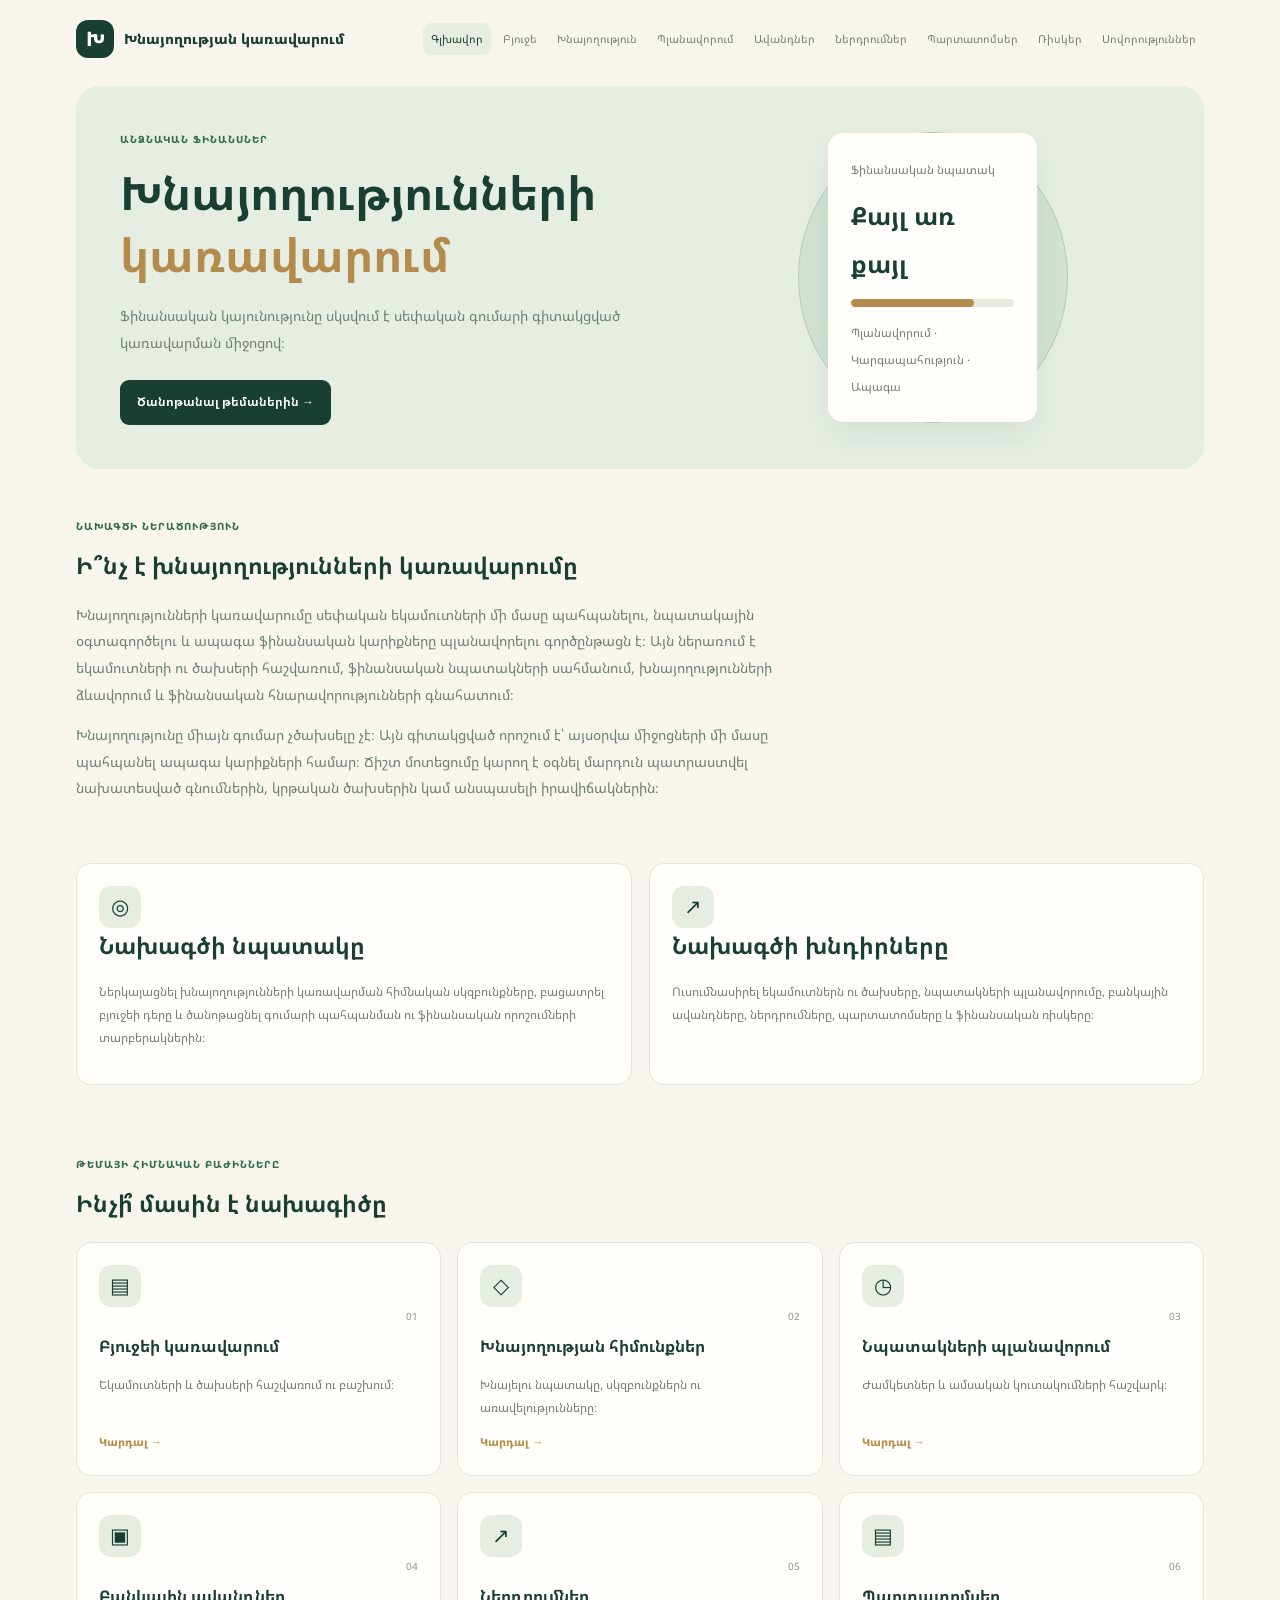
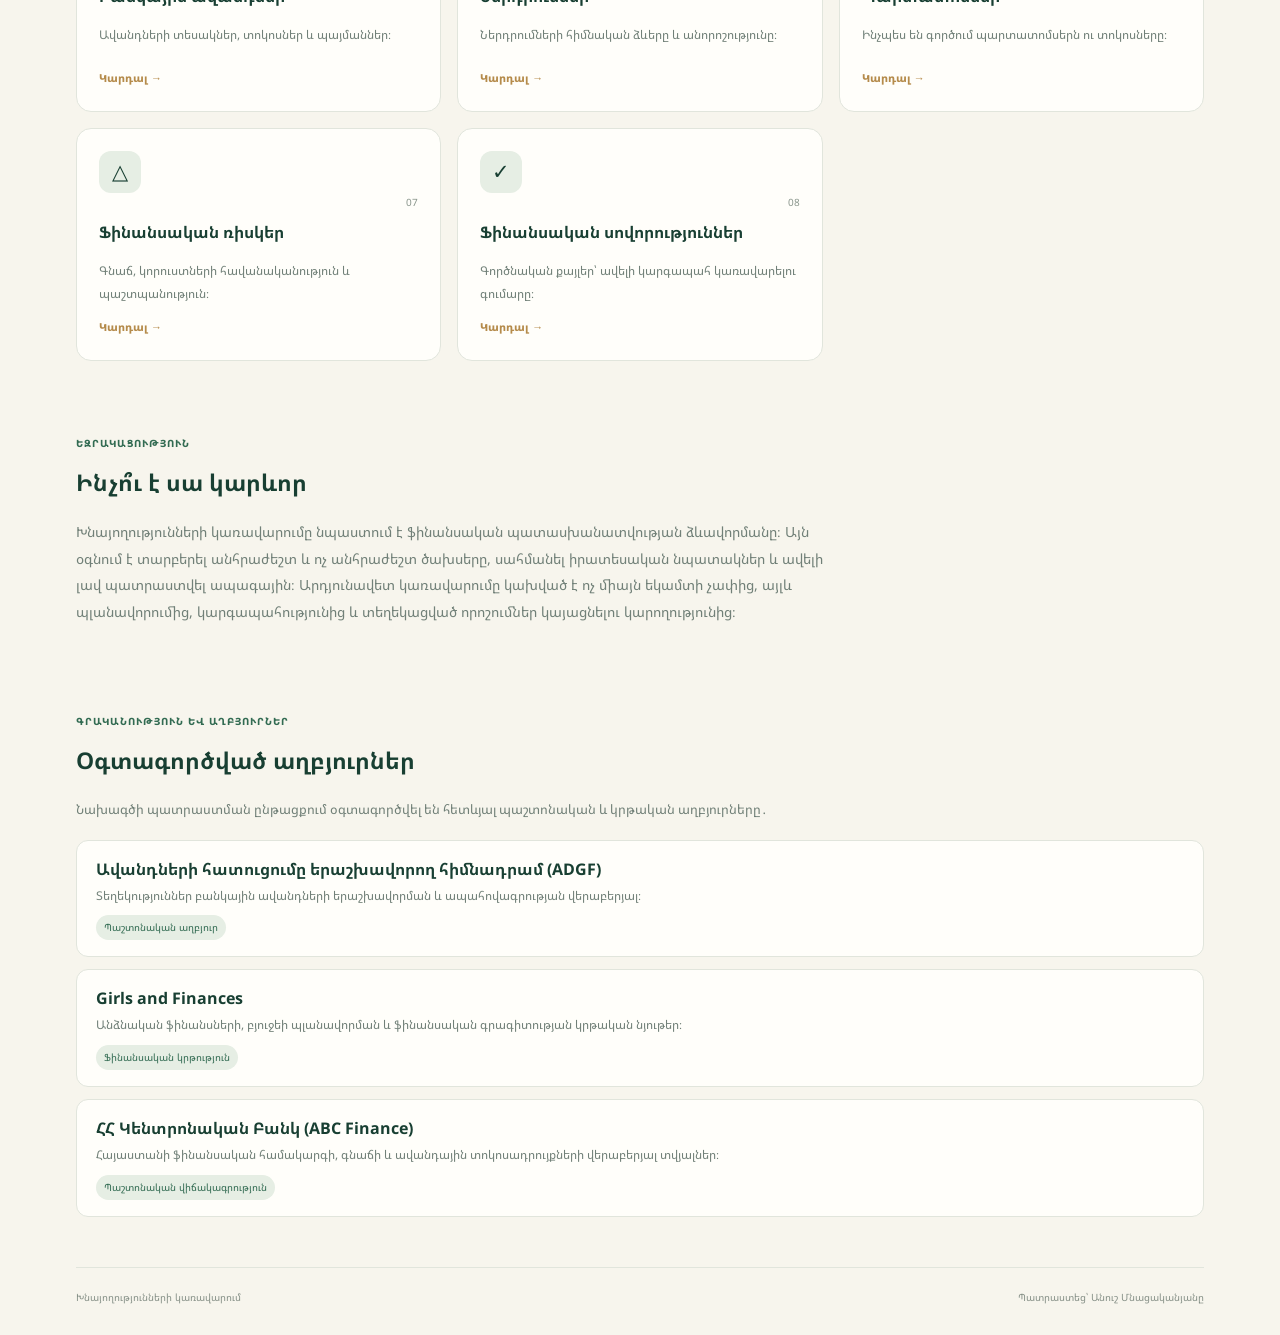
<file: index.html>
<!doctype html>
<html lang="hy">
  <head>
    <meta charset="UTF-8" />
    <meta name="viewport" content="width=device-width, initial-scale=1.0" />
    <title>Խնայողությունների կառավարում</title>
    <link rel="stylesheet" href="style.css" />
  </head>
  <body>
    <header class="top">
      <a class="brand" href="index.html">
        <span class="brand-mark">Խ</span> Խնայողության կառավարում
      </a>
      <nav>
        <a class="active" href="index.html">Գլխավոր</a>
        <a href="budget.html">Բյուջե</a>
        <a href="saving.html">Խնայողություն</a>
        <a href="timeline.html">Պլանավորում</a>
        <a href="deposits.html">Ավանդներ</a>
        <a href="investments.html">Ներդրումներ</a>
        <a href="bonds.html">Պարտատոմսեր</a>
        <a href="risks.html">Ռիսկեր</a>
        <a href="habits.html">Սովորություններ</a>
      </nav>
    </header>

    <main>
      <section class="hero">
        <div>
          <p class="eyebrow">ԱՆՁՆԱԿԱՆ ՖԻՆԱՆՍՆԵՐ</p>
          <h1>Խնայողությունների <em>կառավարում</em></h1>
          <p class="lead">
            Ֆինանսական կայունությունը սկսվում է սեփական գումարի գիտակցված
            կառավարման միջոցով։
          </p>
          <a class="button" href="#topics">Ծանոթանալ թեմաներին →</a>
        </div>
        <div class="hero-art">
          <div class="art-circle">
            <div class="mini-card">
              <small>Ֆինանսական նպատակ</small>
              <strong>Քայլ առ քայլ</strong>
              <div class="progress"><span style="width: 75%"></span></div>
              <small>Պլանավորում · Կարգապահություն · Ապագա</small>
            </div>
          </div>
        </div>
      </section>

      <section class="section" id="intro">
        <p class="eyebrow">ՆԱԽԱԳԾԻ ՆԵՐԱԾՈՒԹՅՈՒՆ</p>
        <h2>Ի՞նչ է խնայողությունների կառավարումը</h2>
        <p class="lead">
          Խնայողությունների կառավարումը սեփական եկամուտների մի մասը պահպանելու,
          նպատակային օգտագործելու և ապագա ֆինանսական կարիքները պլանավորելու
          գործընթացն է։ Այն ներառում է եկամուտների ու ծախսերի հաշվառում,
          ֆինանսական նպատակների սահմանում, խնայողությունների ձևավորում և
          ֆինանսական հնարավորությունների գնահատում։
        </p>
        <p class="lead">
          Խնայողությունը միայն գումար չծախսելը չէ։ Այն գիտակցված որոշում է՝
          այսօրվա միջոցների մի մասը պահպանել ապագա կարիքների համար։ Ճիշտ
          մոտեցումը կարող է օգնել մարդուն պատրաստվել նախատեսված գնումներին,
          կրթական ծախսերին կամ անսպասելի իրավիճակներին։
        </p>
      </section>

      <section class="two-col">
        <article class="panel">
          <span class="icon">◎</span>
          <h2>Նախագծի նպատակը</h2>
          <p>
            Ներկայացնել խնայողությունների կառավարման հիմնական սկզբունքները,
            բացատրել բյուջեի դերը և ծանոթացնել գումարի պահպանման ու ֆինանսական
            որոշումների տարբերակներին։
          </p>
        </article>
        <article class="panel">
          <span class="icon">↗</span>
          <h2>Նախագծի խնդիրները</h2>
          <p>
            Ուսումնասիրել եկամուտներն ու ծախսերը, նպատակների պլանավորումը,
            բանկային ավանդները, ներդրումները, պարտատոմսերը և ֆինանսական ռիսկերը։
          </p>
        </article>
      </section>

      <section class="section" id="topics">
        <div class="section-heading">
          <div>
            <p class="eyebrow">ԹԵՄԱՅԻ ՀԻՄՆԱԿԱՆ ԲԱԺԻՆՆԵՐԸ</p>
            <h2>Ինչի՞ մասին է նախագիծը</h2>
          </div>
        </div>
        <div class="cards">
          <a class="topic-card" href="budget.html">
            <span class="icon">▤</span><span class="number">01</span>
            <h3>Բյուջեի կառավարում</h3>
            <p>Եկամուտների և ծախսերի հաշվառում ու բաշխում։</p>
            <span class="card-link">Կարդալ →</span>
          </a>
          <a class="topic-card" href="saving.html">
            <span class="icon">◇</span><span class="number">02</span>
            <h3>Խնայողության հիմունքներ</h3>
            <p>Խնայելու նպատակը, սկզբունքներն ու առավելությունները։</p>
            <span class="card-link">Կարդալ →</span>
          </a>
          <a class="topic-card" href="timeline.html">
            <span class="icon">◷</span><span class="number">03</span>
            <h3>Նպատակների պլանավորում</h3>
            <p>Ժամկետներ և ամսական կուտակումների հաշվարկ։</p>
            <span class="card-link">Կարդալ →</span>
          </a>
          <a class="topic-card" href="deposits.html">
            <span class="icon">▣</span><span class="number">04</span>
            <h3>Բանկային ավանդներ</h3>
            <p>Ավանդների տեսակներ, տոկոսներ և պայմաններ։</p>
            <span class="card-link">Կարդալ →</span>
          </a>
          <a class="topic-card" href="investments.html">
            <span class="icon">↗</span><span class="number">05</span>
            <h3>Ներդրումներ</h3>
            <p>Ներդրումների հիմնական ձևերը և անորոշությունը։</p>
            <span class="card-link">Կարդալ →</span>
          </a>
          <a class="topic-card" href="bonds.html">
            <span class="icon">▤</span><span class="number">06</span>
            <h3>Պարտատոմսեր</h3>
            <p>Ինչպես են գործում պարտատոմսերն ու տոկոսները։</p>
            <span class="card-link">Կարդալ →</span>
          </a>
          <a class="topic-card" href="risks.html">
            <span class="icon">△</span><span class="number">07</span>
            <h3>Ֆինանսական ռիսկեր</h3>
            <p>Գնաճ, կորուստների հավանականություն և պաշտպանություն։</p>
            <span class="card-link">Կարդալ →</span>
          </a>
          <a class="topic-card" href="habits.html">
            <span class="icon">✓</span><span class="number">08</span>
            <h3>Ֆինանսական սովորություններ</h3>
            <p>Գործնական քայլեր՝ ավելի կարգապահ կառավարելու գումարը։</p>
            <span class="card-link">Կարդալ →</span>
          </a>
        </div>
      </section>

      <section class="section">
        <p class="eyebrow">ԵԶՐԱԿԱՑՈՒԹՅՈՒՆ</p>
        <h2>Ինչո՞ւ է սա կարևոր</h2>
        <p class="lead">
          Խնայողությունների կառավարումը նպաստում է ֆինանսական պատասխանատվության
          ձևավորմանը։ Այն օգնում է տարբերել անհրաժեշտ և ոչ անհրաժեշտ ծախսերը,
          սահմանել իրատեսական նպատակներ և ավելի լավ պատրաստվել ապագային։
          Արդյունավետ կառավարումը կախված է ոչ միայն եկամտի չափից, այլև
          պլանավորումից, կարգապահությունից և տեղեկացված որոշումներ կայացնելու
          կարողությունից։
        </p>
      </section>

      <section class="section">
        <p class="eyebrow">ԳՐԱԿԱՆՈՒԹՅՈՒՆ ԵՎ ԱՂԲՅՈՒՐՆԵՐ</p>
        <h2>Օգտագործված աղբյուրներ</h2>
        <p class="lead" style="font-size: 13px; margin-bottom: 18px">
          Նախագծի պատրաստման ընթացքում օգտագործվել են հետևյալ պաշտոնական և
          կրթական աղբյուրները․
        </p>
        <div class="source-list">
          <a
            class="source-card"
            href="https://www.adgf.am/am/faq"
            target="_blank"
            rel="noopener noreferrer"
          >
            <h3>Ավանդների հատուցումը երաշխավորող հիմնադրամ (ADGF)</h3>
            <p>
              Տեղեկություններ բանկային ավանդների երաշխավորման և ապահովագրության
              վերաբերյալ։
            </p>
            <span class="tag">Պաշտոնական աղբյուր</span>
          </a>
          <a
            class="source-card"
            href="https://girlsandfinances.com/"
            target="_blank"
            rel="noopener noreferrer"
          >
            <h3>Girls and Finances</h3>
            <p>
              Անձնական ֆինանսների, բյուջեի պլանավորման և ֆինանսական գրագիտության
              կրթական նյութեր։
            </p>
            <span class="tag">Ֆինանսական կրթություն</span>
          </a>
          <a
            class="source-card"
            href="https://www.cba.am/am/sitepages/default.aspx"
            target="_blank"
            rel="noopener noreferrer"
          >
            <h3>ՀՀ Կենտրոնական Բանկ (ABC Finance)</h3>
            <p>
              Հայաստանի ֆինանսական համակարգի, գնաճի և ավանդային տոկոսադրույքների
              վերաբերյալ տվյալներ։
            </p>
            <span class="tag">Պաշտոնական վիճակագրություն</span>
          </a>
        </div>
      </section>

      <footer>
        <span>Խնայողությունների կառավարում</span>
        <span>Պատրաստեց՝ Անուշ Մնացականյանը</span>
      </footer>
    </main>

    <script>
      const observer = new IntersectionObserver(
        (entries) => {
          entries.forEach((entry) => {
            if (entry.isIntersecting) {
              entry.target.classList.add("visible");
            }
          });
        },
        { threshold: 0.1 },
      );

      document
        .querySelectorAll(".topic-card, .content-card, .panel, .source-card")
        .forEach((el) => {
          el.classList.add("fade-in");
          observer.observe(el);
        });
    </script>
  </body>
</html>
</file>
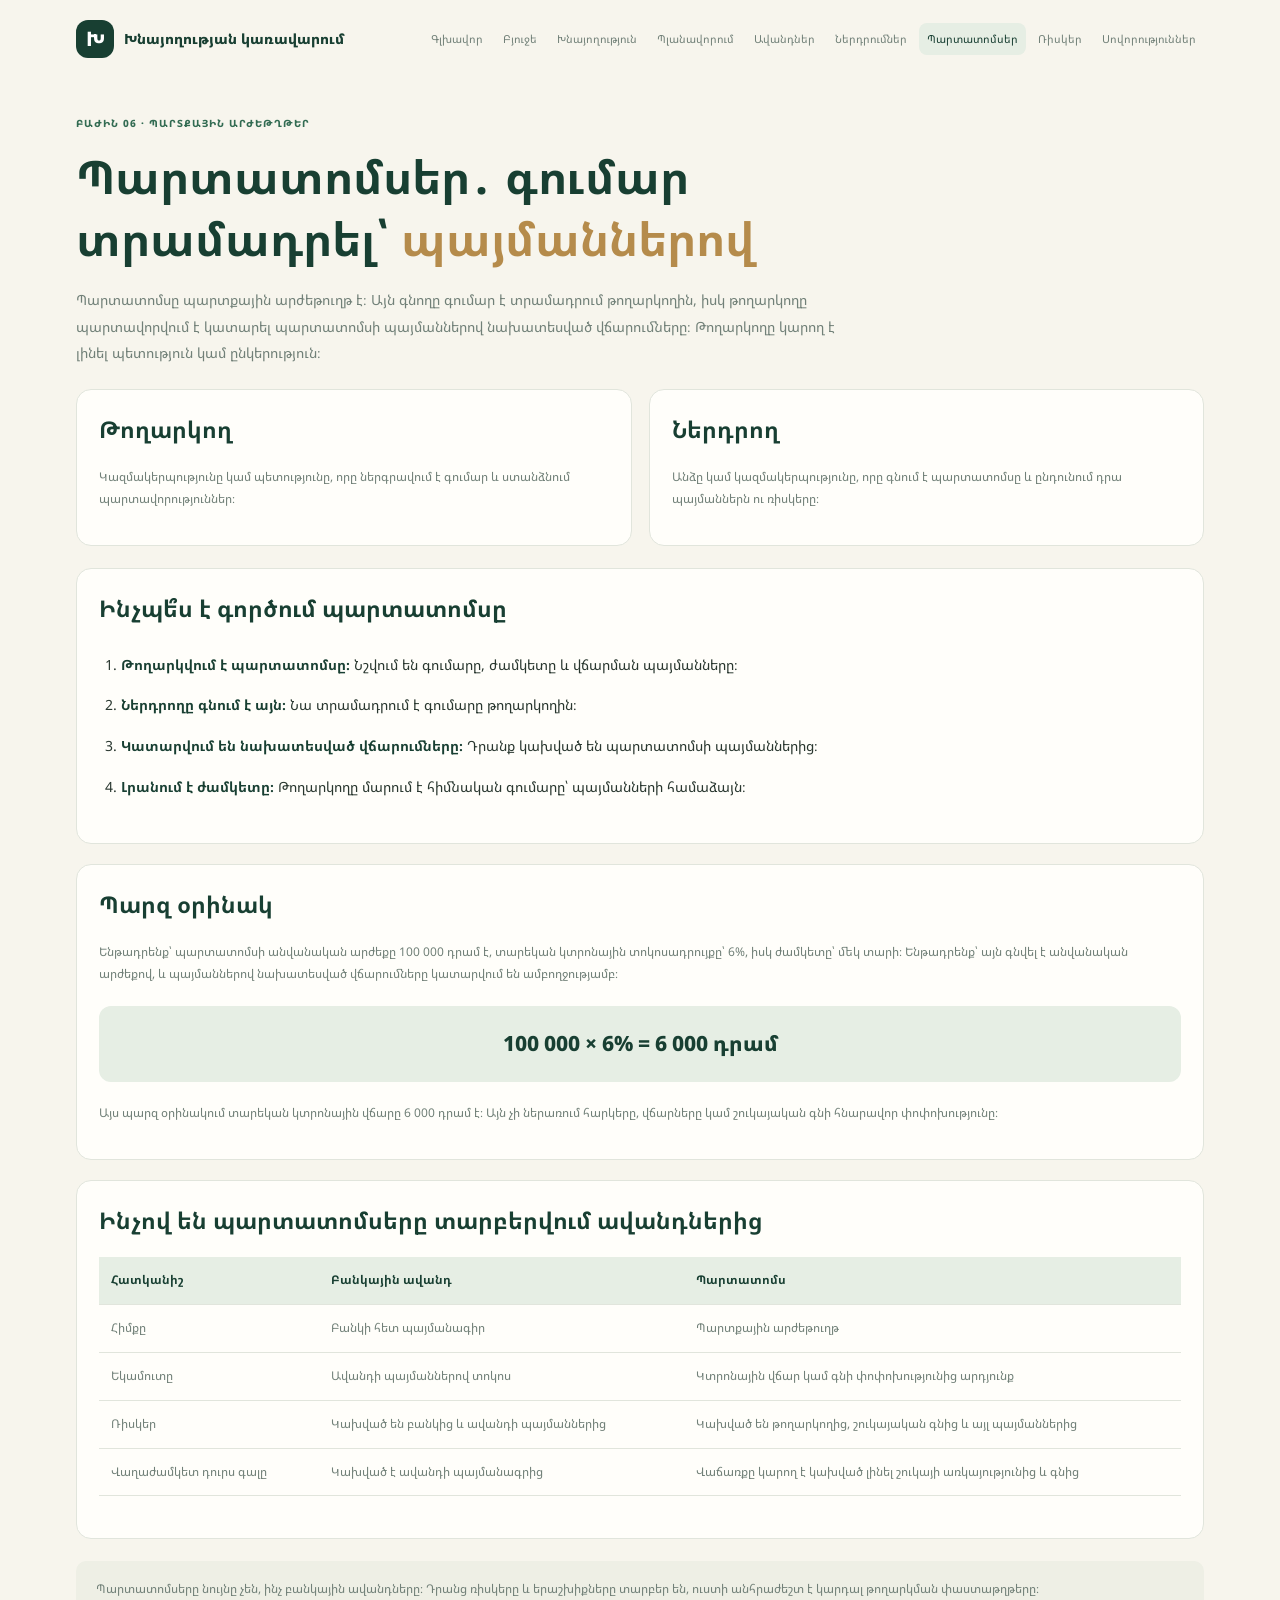
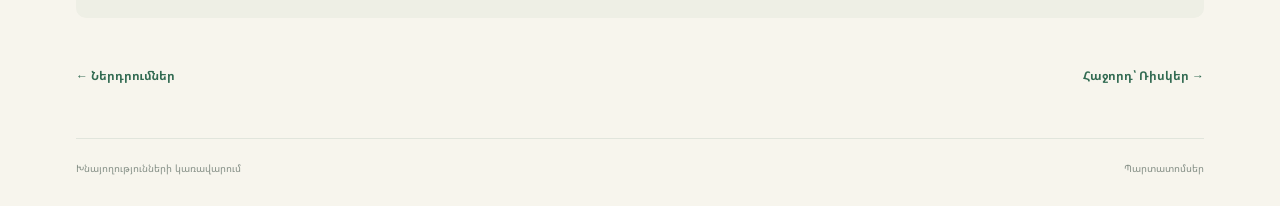
<file: bonds.html>
<!doctype html>
<html lang="hy">
  <head>
    <meta charset="UTF-8" />
    <meta name="viewport" content="width=device-width, initial-scale=1.0" />
    <title>Պարտատոմսեր</title>
    <link rel="stylesheet" href="style.css" />
  </head>
  <body>
    <header class="top">
      <a class="brand" href="index.html"
        ><span class="brand-mark">Խ</span> Խնայողության կառավարում</a
      >
      <nav>
        <a href="index.html">Գլխավոր</a><a href="budget.html">Բյուջե</a
        ><a href="saving.html">Խնայողություն</a
        ><a href="timeline.html">Պլանավորում</a
        ><a href="deposits.html">Ավանդներ</a
        ><a href="investments.html">Ներդրումներ</a
        ><a class="active" href="bonds.html">Պարտատոմսեր</a
        ><a href="risks.html">Ռիսկեր</a
        ><a href="habits.html">Սովորություններ</a>
      </nav>
    </header>
    <main class="page">
      <p class="eyebrow">ԲԱԺԻՆ 06 · ՊԱՐՏՔԱՅԻՆ ԱՐԺԵԹՂԹԵՐ</p>
      <h1>Պարտատոմսեր․ գումար տրամադրել՝ <em>պայմաններով</em></h1>
      <p class="lead">
        Պարտատոմսը պարտքային արժեթուղթ է։ Այն գնողը գումար է տրամադրում
        թողարկողին, իսկ թողարկողը պարտավորվում է կատարել պարտատոմսի պայմաններով
        նախատեսված վճարումները։ Թողարկողը կարող է լինել պետություն կամ
        ընկերություն։
      </p>

      <div class="two-col">
        <article class="panel">
          <h2>Թողարկող</h2>
          <p>
            Կազմակերպությունը կամ պետությունը, որը ներգրավում է գումար և
            ստանձնում պարտավորություններ։
          </p>
        </article>
        <article class="panel">
          <h2>Ներդրող</h2>
          <p>
            Անձը կամ կազմակերպությունը, որը գնում է պարտատոմսը և ընդունում դրա
            պայմաններն ու ռիսկերը։
          </p>
        </article>
      </div>

      <section class="content-card">
        <h2>Ինչպե՞ս է գործում պարտատոմսը</h2>
        <ol class="steps">
          <li>
            <b>Թողարկվում է պարտատոմսը։</b> Նշվում են գումարը, ժամկետը և վճարման
            պայմանները։
          </li>
          <li>
            <b>Ներդրողը գնում է այն։</b> Նա տրամադրում է գումարը թողարկողին։
          </li>
          <li>
            <b>Կատարվում են նախատեսված վճարումները։</b> Դրանք կախված են
            պարտատոմսի պայմաններից։
          </li>
          <li>
            <b>Լրանում է ժամկետը։</b> Թողարկողը մարում է հիմնական գումարը՝
            պայմանների համաձայն։
          </li>
        </ol>
      </section>

      <section class="content-card">
        <h2>Պարզ օրինակ</h2>
        <p>
          Ենթադրենք՝ պարտատոմսի անվանական արժեքը 100 000 դրամ է, տարեկան
          կտրոնային տոկոսադրույքը՝ 6%, իսկ ժամկետը՝ մեկ տարի։ Ենթադրենք՝ այն
          գնվել է անվանական արժեքով, և պայմաններով նախատեսված վճարումները
          կատարվում են ամբողջությամբ։
        </p>
        <div class="formula">100 000 × 6% = 6 000 դրամ</div>
        <p>
          Այս պարզ օրինակում տարեկան կտրոնային վճարը 6 000 դրամ է։ Այն չի
          ներառում հարկերը, վճարները կամ շուկայական գնի հնարավոր փոփոխությունը։
        </p>
      </section>

      <section class="content-card">
        <h2>Ինչով են պարտատոմսերը տարբերվում ավանդներից</h2>
        <div class="table-wrap">
          <table>
            <thead>
              <tr>
                <th>Հատկանիշ</th>
                <th>Բանկային ավանդ</th>
                <th>Պարտատոմս</th>
              </tr>
            </thead>
            <tbody>
              <tr>
                <td>Հիմքը</td>
                <td>Բանկի հետ պայմանագիր</td>
                <td>Պարտքային արժեթուղթ</td>
              </tr>
              <tr>
                <td>Եկամուտը</td>
                <td>Ավանդի պայմաններով տոկոս</td>
                <td>Կտրոնային վճար կամ գնի փոփոխությունից արդյունք</td>
              </tr>
              <tr>
                <td>Ռիսկեր</td>
                <td>Կախված են բանկից և ավանդի պայմաններից</td>
                <td>Կախված են թողարկողից, շուկայական գնից և այլ պայմաններից</td>
              </tr>
              <tr>
                <td>Վաղաժամկետ դուրս գալը</td>
                <td>Կախված է ավանդի պայմանագրից</td>
                <td>
                  Վաճառքը կարող է կախված լինել շուկայի առկայությունից և գնից
                </td>
              </tr>
            </tbody>
          </table>
        </div>
      </section>

      <div class="note">
        Պարտատոմսերը նույնը չեն, ինչ բանկային ավանդները։ Դրանց ռիսկերը և
        երաշխիքները տարբեր են, ուստի անհրաժեշտ է կարդալ թողարկման փաստաթղթերը։
      </div>
      <div class="page-nav">
        <a href="investments.html">← Ներդրումներ</a
        ><a href="risks.html">Հաջորդ՝ Ռիսկեր →</a>
      </div>
      <footer>
        <span>Խնայողությունների կառավարում</span>
        <span>Պարտատոմսեր</span>
      </footer>
    </main>

    <script>
      const observer = new IntersectionObserver((entries) => {
        entries.forEach((entry) => {
          if (entry.isIntersecting) {
            entry.target.classList.add("visible");
          }
        });
      });
      document
        .querySelectorAll(".topic-card, .content-card, .panel")
        .forEach((el) => {
          el.classList.add("fade-in");
          observer.observe(el);
        });
    </script>
  </body>
</html>
</file>
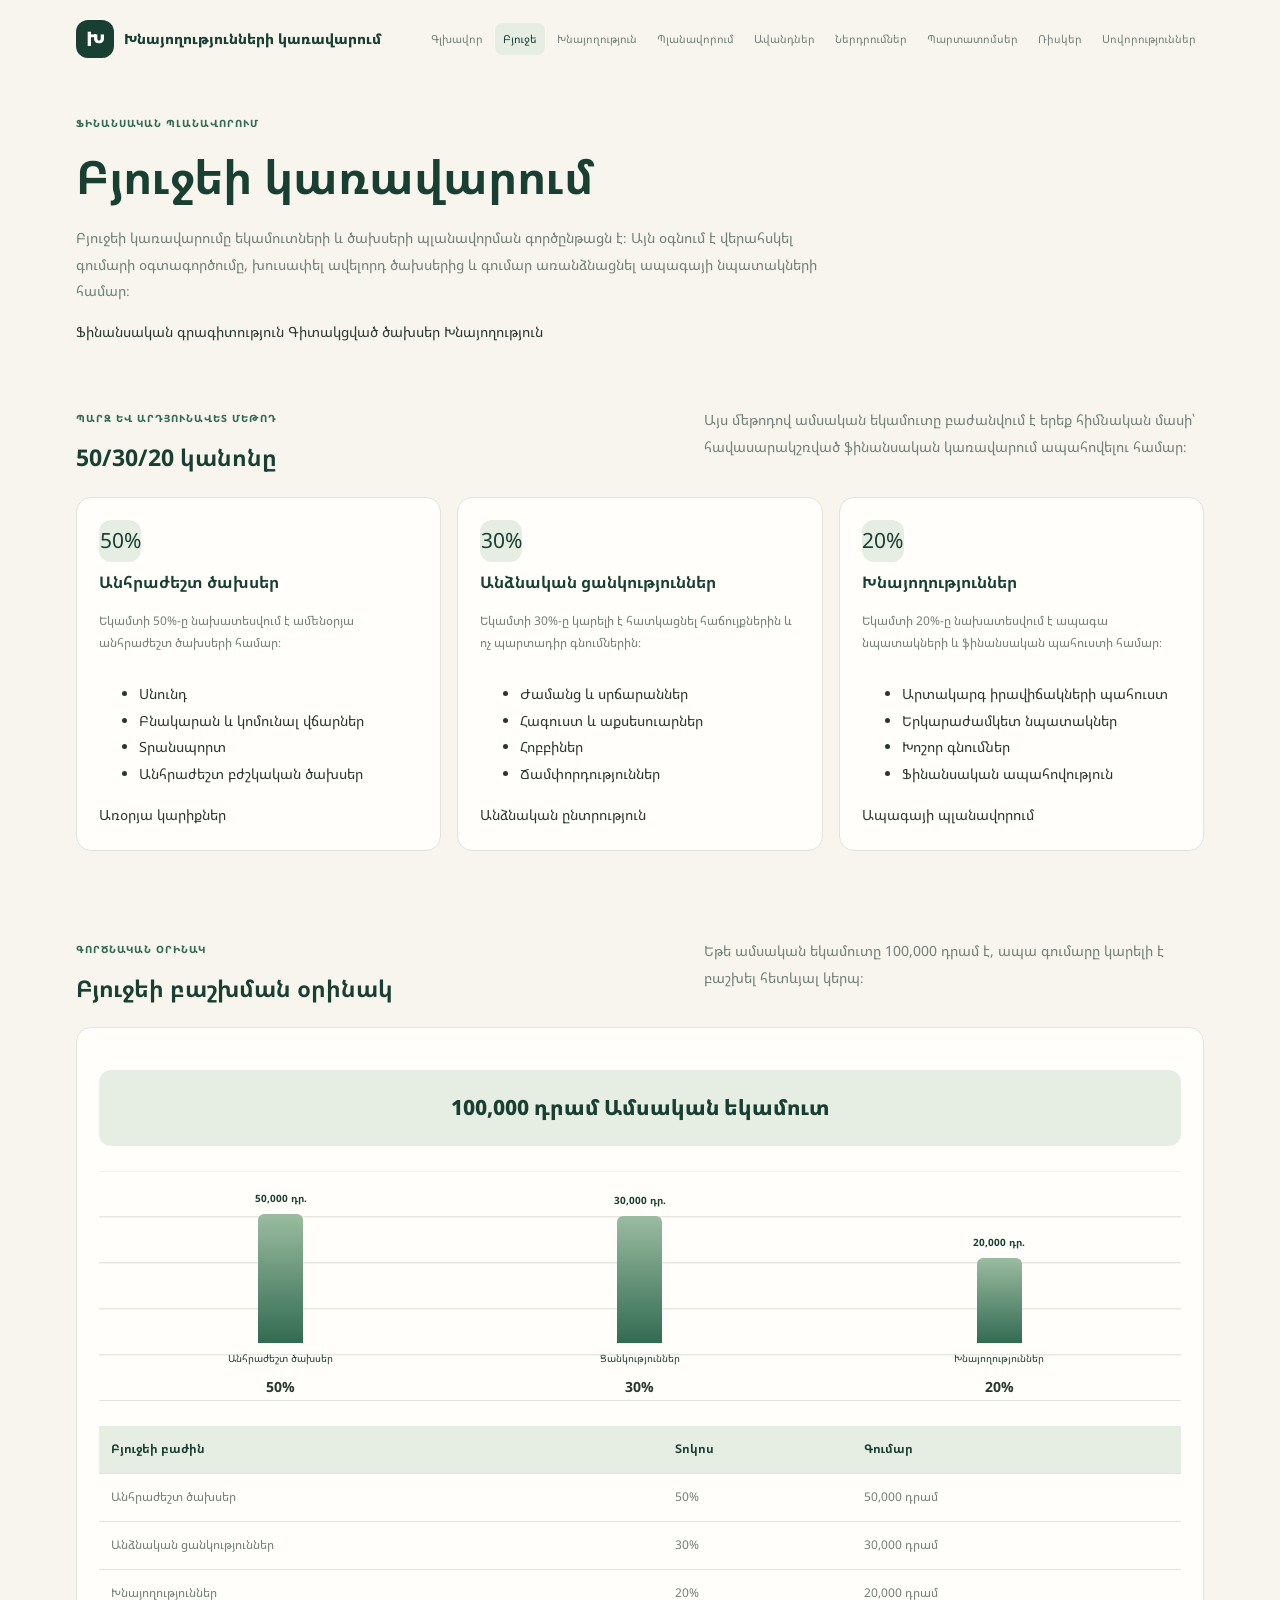
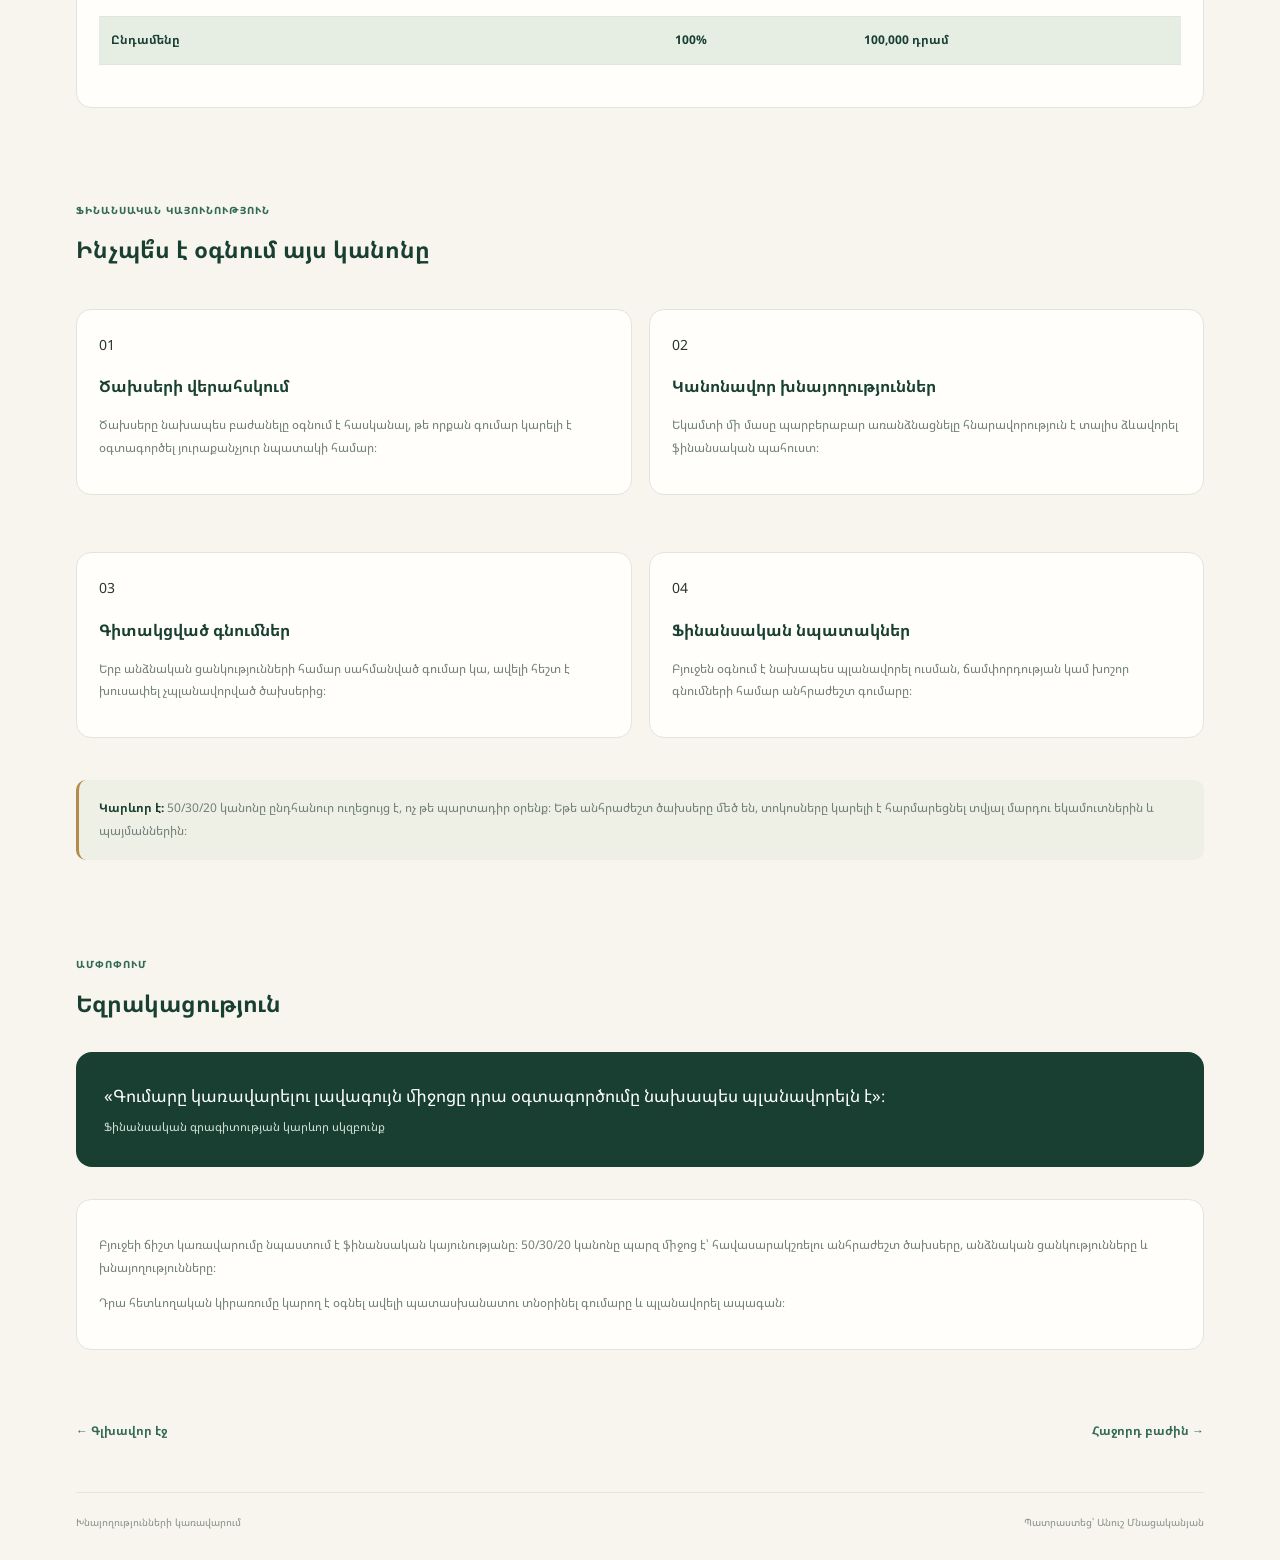
<file: budget.html>
<!doctype html>
<html lang="hy">
<head>
  <meta charset="UTF-8" />
  <meta name="viewport" content="width=device-width, initial-scale=1.0" />
  <title>Բյուջեի կառավարում</title>
  <link rel="stylesheet" href="style.css" />
</head>

<body>

<header class="top">
  <a class="brand" href="index.html">
    <span class="brand-mark">Խ</span>
    Խնայողությունների կառավարում
  </a>

  <nav>
    <a href="index.html">Գլխավոր</a>
    <a class="active" href="budget.html">Բյուջե</a>
    <a href="saving.html">Խնայողություն</a>
    <a href="timeline.html">Պլանավորում</a>
    <a href="deposits.html">Ավանդներ</a>
    <a href="investments.html">Ներդրումներ</a>
    <a href="bonds.html">Պարտատոմսեր</a>
    <a href="risks.html">Ռիսկեր</a>
    <a href="habits.html">Սովորություններ</a>
  </nav>
</header>

<main>

  <!-- ՎԵՐՆԱՄԱՍ -->
  <section class="page">
    <p class="eyebrow">ՖԻՆԱՆՍԱԿԱՆ ՊԼԱՆԱՎՈՐՈՒՄ</p>

    <h1>Բյուջեի կառավարում</h1>

    <p class="lead">
      Բյուջեի կառավարումը եկամուտների և ծախսերի
      պլանավորման գործընթացն է։ Այն օգնում է
      վերահսկել գումարի օգտագործումը, խուսափել
      ավելորդ ծախսերից և գումար առանձնացնել
      ապագայի նպատակների համար։
    </p>

    <div class="intro-tags">
      <span>Ֆինանսական գրագիտություն</span>
      <span>Գիտակցված ծախսեր</span>
      <span>Խնայողություն</span>
    </div>
  </section>

  <!-- 50/30/20 -->
  <section class="section">

    <div class="section-heading">
      <div>
        <p class="eyebrow">ՊԱՐԶ ԵՎ ԱՐԴՅՈՒՆԱՎԵՏ ՄԵԹՈԴ</p>
        <h2>50/30/20 կանոնը</h2>
      </div>

      <p>
        Այս մեթոդով ամսական եկամուտը բաժանվում է
        երեք հիմնական մասի՝ հավասարակշռված
        ֆինանսական կառավարում ապահովելու համար։
      </p>
    </div>

    <div class="cards">

      <article class="topic-card">
        <span class="icon">50%</span>
        <h3>Անհրաժեշտ ծախսեր</h3>
        <p>
          Եկամտի 50%-ը նախատեսվում է ամենօրյա
          անհրաժեշտ ծախսերի համար։
        </p>
        <ul>
          <li>Սնունդ</li>
          <li>Բնակարան և կոմունալ վճարներ</li>
          <li>Տրանսպորտ</li>
          <li>Անհրաժեշտ բժշկական ծախսեր</li>
        </ul>
        <span class="card-label">Առօրյա կարիքներ</span>
      </article>

      <article class="topic-card">
        <span class="icon gold-icon">30%</span>
        <h3>Անձնական ցանկություններ</h3>
        <p>
          Եկամտի 30%-ը կարելի է հատկացնել
          հաճույքներին և ոչ պարտադիր գնումներին։
        </p>
        <ul>
          <li>Ժամանց և սրճարաններ</li>
          <li>Հագուստ և աքսեսուարներ</li>
          <li>Հոբբիներ</li>
          <li>Ճամփորդություններ</li>
        </ul>
        <span class="card-label">Անձնական ընտրություն</span>
      </article>

      <article class="topic-card">
        <span class="icon mint-icon">20%</span>
        <h3>Խնայողություններ</h3>
        <p>
          Եկամտի 20%-ը նախատեսվում է ապագա
          նպատակների և ֆինանսական պահուստի համար։
        </p>
        <ul>
          <li>Արտակարգ իրավիճակների պահուստ</li>
          <li>Երկարաժամկետ նպատակներ</li>
          <li>Խոշոր գնումներ</li>
          <li>Ֆինանսական ապահովություն</li>
        </ul>
        <span class="card-label">Ապագայի պլանավորում</span>
      </article>

    </div>
  </section>

  <!-- ԳՐԱՖԻԿ -->
  <section class="section">

    <div class="section-heading">
      <div>
        <p class="eyebrow">ԳՈՐԾՆԱԿԱՆ ՕՐԻՆԱԿ</p>
        <h2>Բյուջեի բաշխման օրինակ</h2>
      </div>

      <p>
        Եթե ամսական եկամուտը 100,000 դրամ է,
        ապա գումարը կարելի է բաշխել հետևյալ կերպ։
      </p>
    </div>

    <div class="content-card">

      <div class="formula">
        100,000 դրամ
        <span>Ամսական եկամուտ</span>
      </div>

      <div class="chart">

        <div class="chart-item">
          <b>50,000 դր.</b>
          <div class="bar" data-height="100%"></div>
          <small>Անհրաժեշտ ծախսեր</small>
          <strong>50%</strong>
        </div>

        <div class="chart-item">
          <b>30,000 դր.</b>
          <div class="bar gold-bar" data-height="60%"></div>
          <small>Ցանկություններ</small>
          <strong>30%</strong>
        </div>

        <div class="chart-item">
          <b>20,000 դր.</b>
          <div class="bar mint-bar" data-height="40%"></div>
          <small>Խնայողություններ</small>
          <strong>20%</strong>
        </div>

      </div>

      <div class="table-wrap">
        <table>
          <thead>
            <tr>
              <th>Բյուջեի բաժին</th>
              <th>Տոկոս</th>
              <th>Գումար</th>
            </tr>
          </thead>

          <tbody>
            <tr>
              <td>Անհրաժեշտ ծախսեր</td>
              <td>50%</td>
              <td>50,000 դրամ</td>
            </tr>

            <tr>
              <td>Անձնական ցանկություններ</td>
              <td>30%</td>
              <td>30,000 դրամ</td>
            </tr>

            <tr>
              <td>Խնայողություններ</td>
              <td>20%</td>
              <td>20,000 դրամ</td>
            </tr>

            <tr class="total-row">
              <th>Ընդամենը</th>
              <th>100%</th>
              <th>100,000 դրամ</th>
            </tr>
          </tbody>
        </table>
      </div>

    </div>
  </section>

  <!-- ՕԳՈՒՏՆԵՐ -->
  <section class="section">

    <div class="section-heading">
      <div>
        <p class="eyebrow">ՖԻՆԱՆՍԱԿԱՆ ԿԱՅՈՒՆՈՒԹՅՈՒՆ</p>
        <h2>Ինչպե՞ս է օգնում այս կանոնը</h2>
      </div>
    </div>

    <div class="two-col">

      <article class="content-card">
        <span class="small-number">01</span>
        <h3>Ծախսերի վերահսկում</h3>
        <p>
          Ծախսերը նախապես բաժանելը օգնում է հասկանալ,
          թե որքան գումար կարելի է օգտագործել
          յուրաքանչյուր նպատակի համար։
        </p>
      </article>

      <article class="content-card">
        <span class="small-number">02</span>
        <h3>Կանոնավոր խնայողություններ</h3>
        <p>
          Եկամտի մի մասը պարբերաբար առանձնացնելը
          հնարավորություն է տալիս ձևավորել
          ֆինանսական պահուստ։
        </p>
      </article>

      <article class="content-card">
        <span class="small-number">03</span>
        <h3>Գիտակցված գնումներ</h3>
        <p>
          Երբ անձնական ցանկությունների համար
          սահմանված գումար կա, ավելի հեշտ է
          խուսափել չպլանավորված ծախսերից։
        </p>
      </article>

      <article class="content-card">
        <span class="small-number">04</span>
        <h3>Ֆինանսական նպատակներ</h3>
        <p>
          Բյուջեն օգնում է նախապես պլանավորել
          ուսման, ճամփորդության կամ խոշոր
          գնումների համար անհրաժեշտ գումարը։
        </p>
      </article>

    </div>

    <div class="callout">
      <strong>Կարևոր է։</strong>
      50/30/20 կանոնը ընդհանուր ուղեցույց է,
      ոչ թե պարտադիր օրենք։ Եթե անհրաժեշտ
      ծախսերը մեծ են, տոկոսները կարելի է
      հարմարեցնել տվյալ մարդու եկամուտներին
      և պայմաններին։
    </div>

  </section>

  <!-- ԵԶՐԱԿԱՑՈՒԹՅՈՒՆ -->
  <section class="section">

    <p class="eyebrow">ԱՄՓՈՓՈՒՄ</p>
    <h2>Եզրակացություն</h2>

    <div class="quote">
      <p>
        «Գումարը կառավարելու լավագույն միջոցը
        դրա օգտագործումը նախապես պլանավորելն է»։
      </p>
      <small>Ֆինանսական գրագիտության կարևոր սկզբունք</small>
    </div>

    <div class="content-card conclusion">
      <p>
        Բյուջեի ճիշտ կառավարումը նպաստում է
        ֆինանսական կայունությանը։ 50/30/20
        կանոնը պարզ միջոց է՝ հավասարակշռելու
        անհրաժեշտ ծախսերը, անձնական ցանկությունները
        և խնայողությունները։
      </p>

      <p>
        Դրա հետևողական կիրառումը կարող է օգնել
        ավելի պատասխանատու տնօրինել գումարը
        և պլանավորել ապագան։
      </p>
    </div>

  </section>

  <!-- ՆԱՎԻԳԱՑԻԱ -->
  <div class="page-nav">
    <a href="index.html">← Գլխավոր էջ</a>
    <a href="saving.html">Հաջորդ բաժին →</a>
  </div>

  <footer>
    <span>Խնայողությունների կառավարում</span>
    <span>Պատրաստեց՝ Անուշ Մնացականյան</span>
  </footer>

</main>

<script>
  const observer = new IntersectionObserver((entries) => {
    entries.forEach((entry) => {
      if (entry.isIntersecting) {
        entry.target.classList.add("visible");

        const bars = entry.target.querySelectorAll(".bar");

        bars.forEach((bar) => {
          bar.style.height = bar.dataset.height;
        });

        observer.unobserve(entry.target);
      }
    });
  }, { threshold: 0.1 });

  document.querySelectorAll(
    ".topic-card, .content-card, .chart, .quote"
  ).forEach((el) => {
    el.classList.add("fade-in");
    observer.observe(el);
  });
</script>

</body>
</html>
</file>
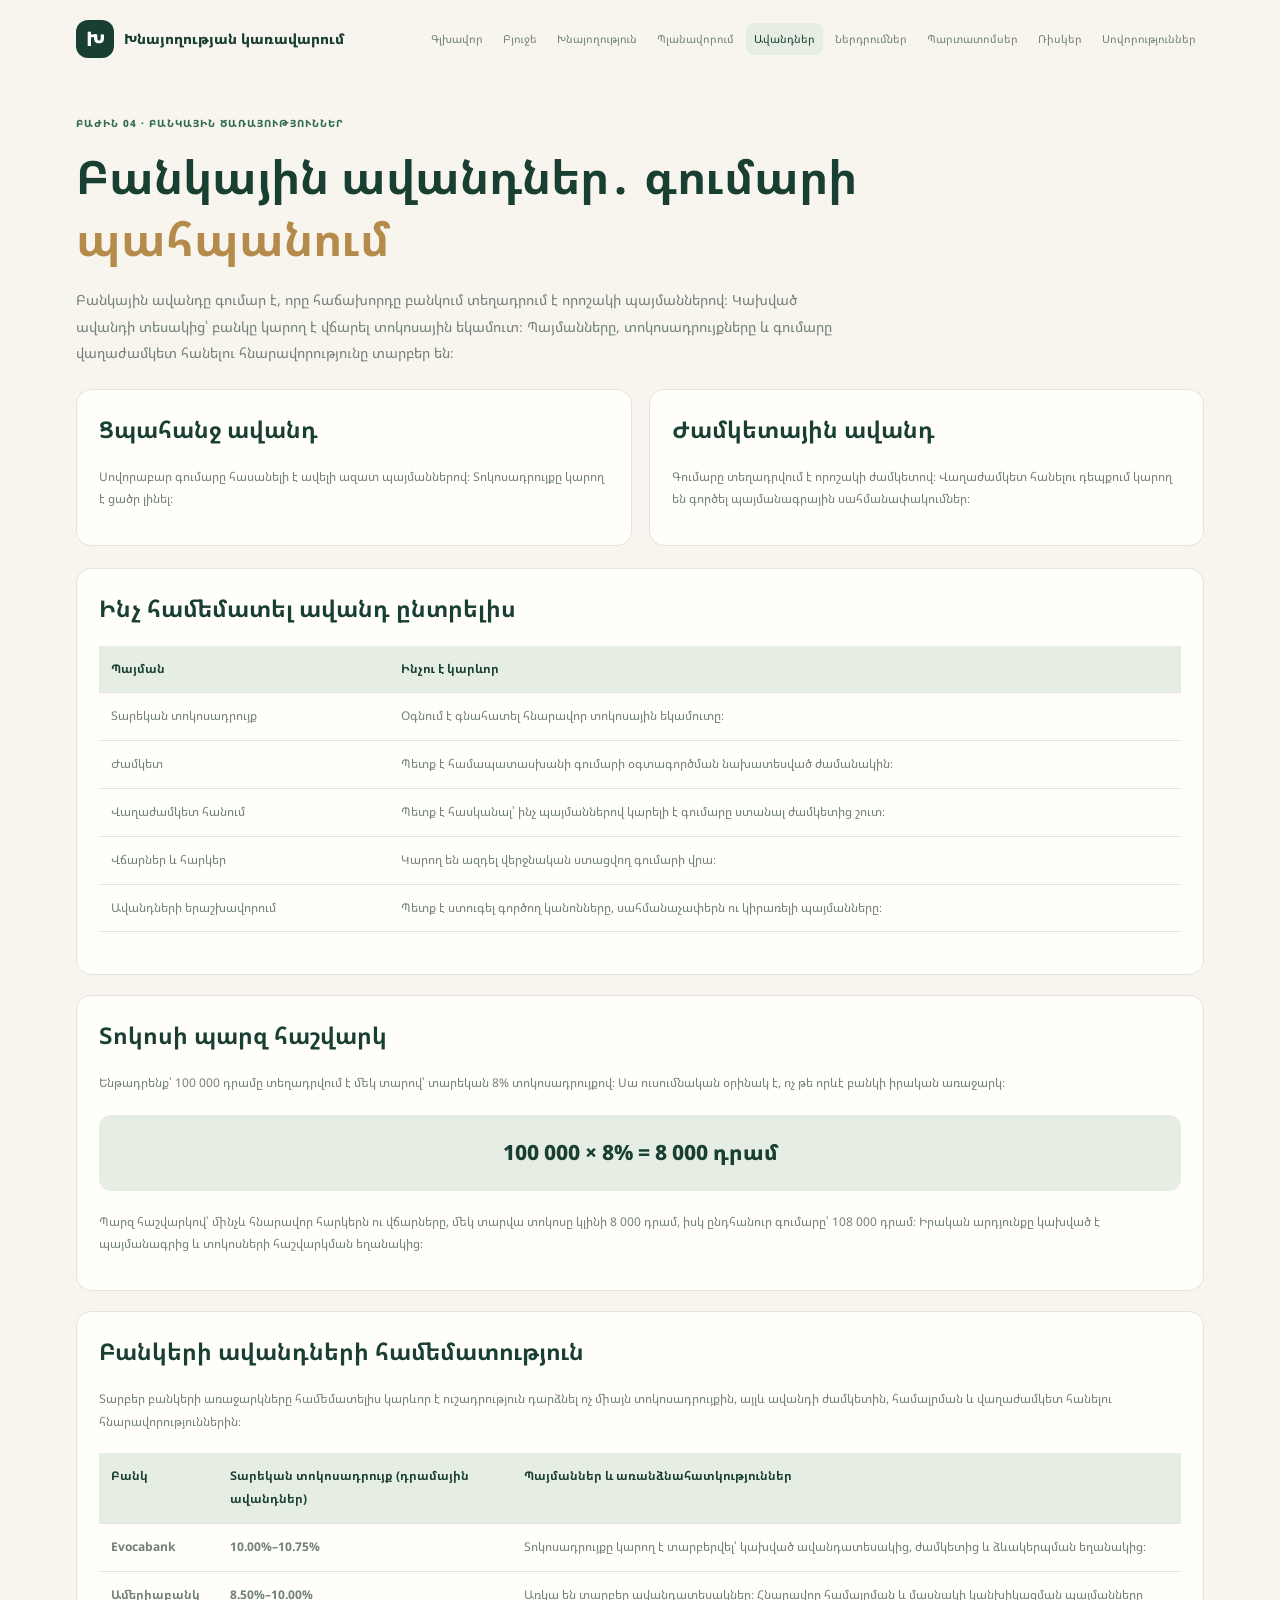
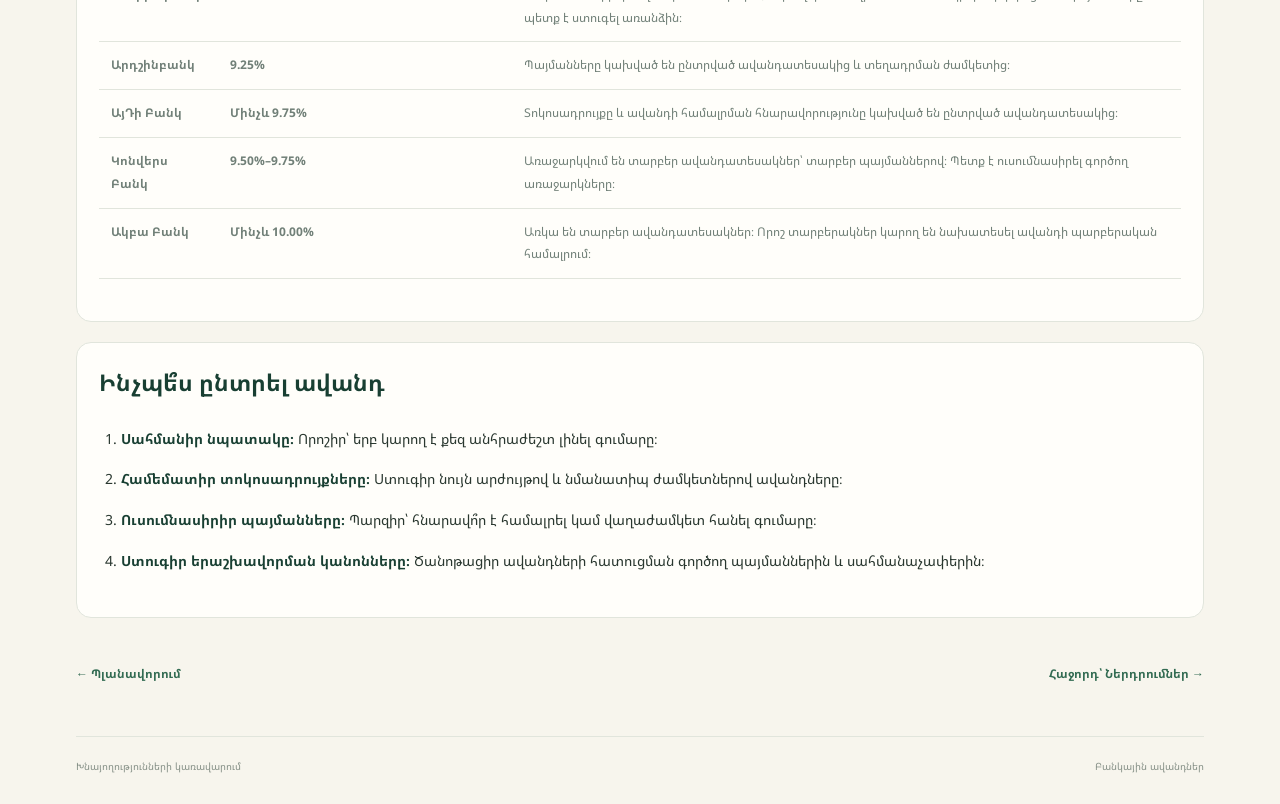
<file: deposits.html>
<!doctype html>
<html lang="hy">
  <head>
    <meta charset="UTF-8" />
    <meta name="viewport" content="width=device-width, initial-scale=1.0" />
    <title>Բանկային ավանդներ</title>
    <link rel="stylesheet" href="style.css" />
  </head>

  <body>
    <header class="top">
      <a class="brand" href="index.html">
        <span class="brand-mark">Խ</span>
        Խնայողության կառավարում
      </a>

      <nav>
        <a href="index.html">Գլխավոր</a>
        <a href="budget.html">Բյուջե</a>
        <a href="saving.html">Խնայողություն</a>
        <a href="timeline.html">Պլանավորում</a>
        <a class="active" href="deposits.html">Ավանդներ</a>
        <a href="investments.html">Ներդրումներ</a>
        <a href="bonds.html">Պարտատոմսեր</a>
        <a href="risks.html">Ռիսկեր</a>
        <a href="habits.html">Սովորություններ</a>
      </nav>
    </header>

    <main class="page">
      <p class="eyebrow">ԲԱԺԻՆ 04 · ԲԱՆԿԱՅԻՆ ԾԱՌԱՅՈՒԹՅՈՒՆՆԵՐ</p>

      <h1>Բանկային ավանդներ․ գումարի <em>պահպանում</em></h1>

      <p class="lead">
        Բանկային ավանդը գումար է, որը հաճախորդը բանկում տեղադրում է որոշակի
        պայմաններով։ Կախված ավանդի տեսակից՝ բանկը կարող է վճարել տոկոսային
        եկամուտ։ Պայմանները, տոկոսադրույքները և գումարը վաղաժամկետ հանելու
        հնարավորությունը տարբեր են։
      </p>

      <div class="two-col">
        <article class="panel">
          <h2>Ցպահանջ ավանդ</h2>
          <p>
            Սովորաբար գումարը հասանելի է ավելի ազատ պայմաններով։
            Տոկոսադրույքը կարող է ցածր լինել։
          </p>
        </article>

        <article class="panel">
          <h2>Ժամկետային ավանդ</h2>
          <p>
            Գումարը տեղադրվում է որոշակի ժամկետով։ Վաղաժամկետ հանելու դեպքում
            կարող են գործել պայմանագրային սահմանափակումներ։
          </p>
        </article>
      </div>

      <section class="content-card">
        <h2>Ինչ համեմատել ավանդ ընտրելիս</h2>

        <div class="table-wrap">
          <table>
            <thead>
              <tr>
                <th>Պայման</th>
                <th>Ինչու է կարևոր</th>
              </tr>
            </thead>

            <tbody>
              <tr>
                <td>Տարեկան տոկոսադրույք</td>
                <td>Օգնում է գնահատել հնարավոր տոկոսային եկամուտը։</td>
              </tr>
              <tr>
                <td>Ժամկետ</td>
                <td>
                  Պետք է համապատասխանի գումարի օգտագործման նախատեսված ժամանակին։
                </td>
              </tr>
              <tr>
                <td>Վաղաժամկետ հանում</td>
                <td>
                  Պետք է հասկանալ՝ ինչ պայմաններով կարելի է գումարը ստանալ
                  ժամկետից շուտ։
                </td>
              </tr>
              <tr>
                <td>Վճարներ և հարկեր</td>
                <td>Կարող են ազդել վերջնական ստացվող գումարի վրա։</td>
              </tr>
              <tr>
                <td>Ավանդների երաշխավորում</td>
                <td>
                  Պետք է ստուգել գործող կանոնները, սահմանաչափերն ու կիրառելի
                  պայմանները։
                </td>
              </tr>
            </tbody>
          </table>
        </div>
      </section>

      <section class="content-card">
        <h2>Տոկոսի պարզ հաշվարկ</h2>

        <p>
          Ենթադրենք՝ 100 000 դրամը տեղադրվում է մեկ տարով՝ տարեկան 8%
          տոկոսադրույքով։ Սա ուսումնական օրինակ է, ոչ թե որևէ բանկի իրական
          առաջարկ։
        </p>

        <div class="formula">100 000 × 8% = 8 000 դրամ</div>

        <p>
          Պարզ հաշվարկով՝ մինչև հնարավոր հարկերն ու վճարները, մեկ տարվա տոկոսը
          կլինի 8 000 դրամ, իսկ ընդհանուր գումարը՝ 108 000 դրամ։ Իրական
          արդյունքը կախված է պայմանագրից և տոկոսների հաշվարկման եղանակից։
        </p>
      </section>

      <!-- Բանկերի համեմատական աղյուսակ -->

      <section class="content-card">
        <h2>Բանկերի ավանդների համեմատություն</h2>

        <p>
          Տարբեր բանկերի առաջարկները համեմատելիս կարևոր է ուշադրություն դարձնել
          ոչ միայն տոկոսադրույքին, այլև ավանդի ժամկետին, համալրման և
          վաղաժամկետ հանելու հնարավորություններին։
        </p>

        <div class="table-wrap">
          <table>
            <thead>
              <tr>
                <th>Բանկ</th>
                <th>Տարեկան տոկոսադրույք (դրամային ավանդներ)</th>
                <th>Պայմաններ և առանձնահատկություններ</th>
              </tr>
            </thead>

            <tbody>
              <tr>
                <td><strong>Evocabank</strong></td>
                <td><strong>10.00%–10.75%</strong></td>
                <td>
                  Տոկոսադրույքը կարող է տարբերվել՝ կախված ավանդատեսակից,
                  ժամկետից և ձևակերպման եղանակից։
                </td>
              </tr>

              <tr>
                <td><strong>Ամերիաբանկ</strong></td>
                <td><strong>8.50%–10.00%</strong></td>
                <td>
                  Առկա են տարբեր ավանդատեսակներ։ Հնարավոր համալրման և
                  մասնակի կանխիկացման պայմանները պետք է ստուգել առանձին։
                </td>
              </tr>

              <tr>
                <td><strong>Արդշինբանկ</strong></td>
                <td><strong>9.25%</strong></td>
                <td>
                  Պայմանները կախված են ընտրված ավանդատեսակից և
                  տեղադրման ժամկետից։
                </td>
              </tr>

              <tr>
                <td><strong>ԱյԴի Բանկ</strong></td>
                <td><strong>Մինչև 9.75%</strong></td>
                <td>
                  Տոկոսադրույքը և ավանդի համալրման հնարավորությունը
                  կախված են ընտրված ավանդատեսակից։
                </td>
              </tr>

              <tr>
                <td><strong>Կոնվերս Բանկ</strong></td>
                <td><strong>9.50%–9.75%</strong></td>
                <td>
                  Առաջարկվում են տարբեր ավանդատեսակներ՝ տարբեր պայմաններով։
                  Պետք է ուսումնասիրել գործող առաջարկները։
                </td>
              </tr>

              <tr>
                <td><strong>Ակբա Բանկ</strong></td>
                <td><strong>Մինչև 10.00%</strong></td>
                <td>
                  Առկա են տարբեր ավանդատեսակներ։ Որոշ տարբերակներ կարող են
                  նախատեսել ավանդի պարբերական համալրում։
                </td>
              </tr>
            </tbody>
          </table>
        </div>

      </section>

      <section class="content-card">
        <h2>Ինչպե՞ս ընտրել ավանդ</h2>

        <ol class="steps">
          <li>
            <b>Սահմանիր նպատակը։</b>
            Որոշիր՝ երբ կարող է քեզ անհրաժեշտ լինել գումարը։
          </li>
          <li>
            <b>Համեմատիր տոկոսադրույքները։</b>
            Ստուգիր նույն արժույթով և նմանատիպ ժամկետներով ավանդները։
          </li>
          <li>
            <b>Ուսումնասիրիր պայմանները։</b>
            Պարզիր՝ հնարավո՞ր է համալրել կամ վաղաժամկետ հանել գումարը։
          </li>
          <li>
            <b>Ստուգիր երաշխավորման կանոնները։</b>
            Ծանոթացիր ավանդների հատուցման գործող պայմաններին և սահմանաչափերին։
          </li>
        </ol>
      </section>


      <div class="page-nav">
        <a href="timeline.html">← Պլանավորում</a>
        <a href="investments.html">Հաջորդ՝ Ներդրումներ →</a>
      </div>

      <footer>
        <span>Խնայողությունների կառավարում</span>
        <span>Բանկային ավանդներ</span>
      </footer>
    </main> 

  <script>
    const observer = new IntersectionObserver((entries) => {
      entries.forEach(entry => {
        if (entry.isIntersecting) {
          entry.target.classList.add('visible');
        }
      });
    });
    document.querySelectorAll('.topic-card, .content-card, .panel').forEach((el) => {
      el.classList.add('fade-in');
      observer.observe(el);
    });
  </script>

  </body>
</html>
</file>
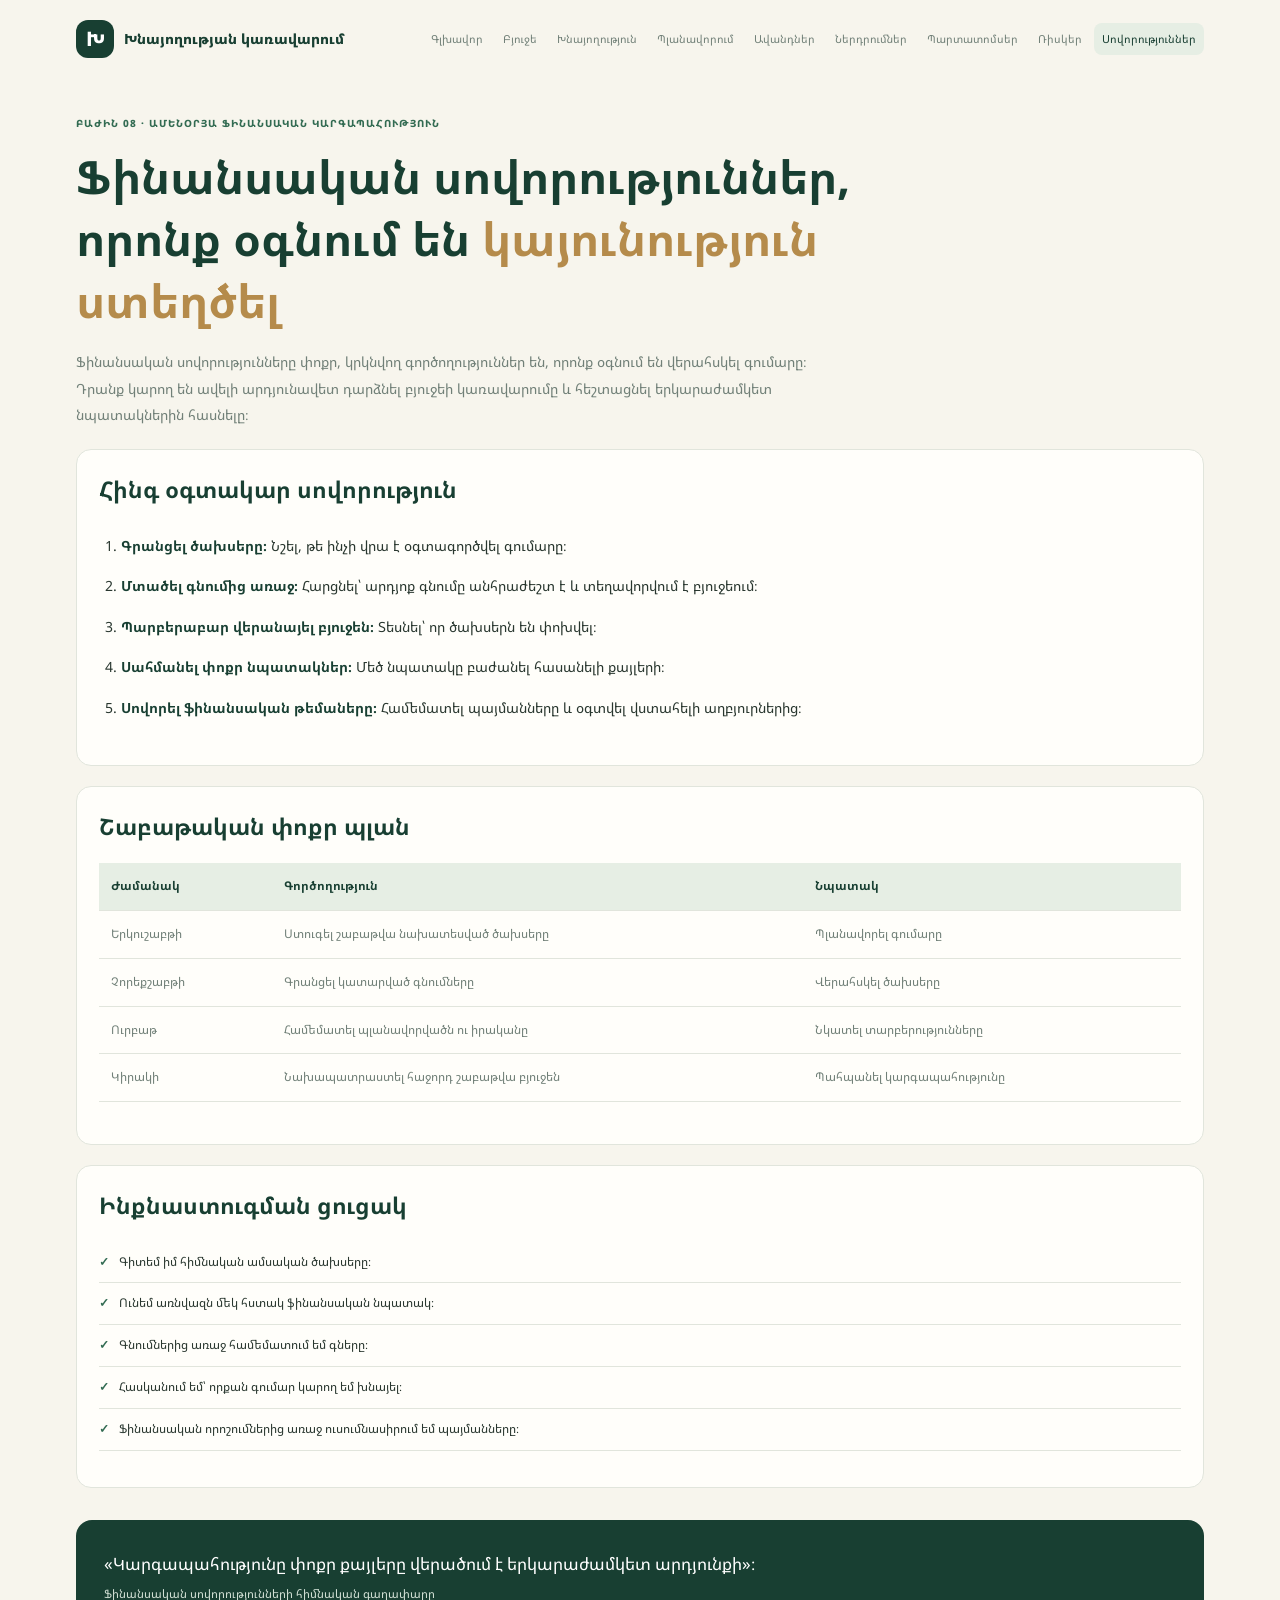
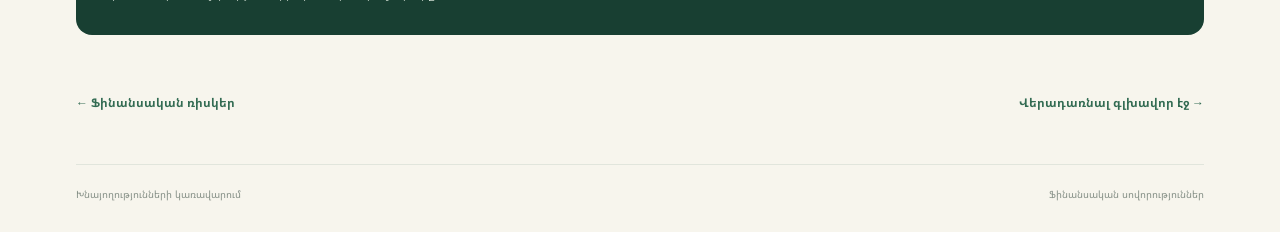
<file: habits.html>
<!doctype html>
<html lang="hy">
  <head>
    <meta charset="UTF-8" />
    <meta name="viewport" content="width=device-width, initial-scale=1.0" />
    <title>Ֆինանսական սովորություններ</title>
    <link rel="stylesheet" href="style.css" />
  </head>
  <body>
    <header class="top">
      <a class="brand" href="index.html"
        ><span class="brand-mark">Խ</span> Խնայողության կառավարում</a
      >
      <nav>
        <a href="index.html">Գլխավոր</a><a href="budget.html">Բյուջե</a
        ><a href="saving.html">Խնայողություն</a
        ><a href="timeline.html">Պլանավորում</a
        ><a href="deposits.html">Ավանդներ</a
        ><a href="investments.html">Ներդրումներ</a
        ><a href="bonds.html">Պարտատոմսեր</a><a href="risks.html">Ռիսկեր</a
        ><a class="active" href="habits.html">Սովորություններ</a>
      </nav>
    </header>
    <main class="page">
      <p class="eyebrow">ԲԱԺԻՆ 08 · ԱՄԵՆՕՐՅԱ ՖԻՆԱՆՍԱԿԱՆ ԿԱՐԳԱՊԱՀՈՒԹՅՈՒՆ</p>
      <h1>
        Ֆինանսական սովորություններ, որոնք օգնում են
        <em>կայունություն ստեղծել</em>
      </h1>
      <p class="lead">
        Ֆինանսական սովորությունները փոքր, կրկնվող գործողություններ են, որոնք
        օգնում են վերահսկել գումարը։ Դրանք կարող են ավելի արդյունավետ դարձնել
        բյուջեի կառավարումը և հեշտացնել երկարաժամկետ նպատակներին հասնելը։
      </p>

      <section class="content-card">
        <h2>Հինգ օգտակար սովորություն</h2>
        <ol class="steps">
          <li>
            <b>Գրանցել ծախսերը։</b> Նշել, թե ինչի վրա է օգտագործվել գումարը։
          </li>
          <li>
            <b>Մտածել գնումից առաջ։</b> Հարցնել՝ արդյոք գնումը անհրաժեշտ է և
            տեղավորվում է բյուջեում։
          </li>
          <li>
            <b>Պարբերաբար վերանայել բյուջեն։</b> Տեսնել՝ որ ծախսերն են փոխվել։
          </li>
          <li>
            <b>Սահմանել փոքր նպատակներ։</b> Մեծ նպատակը բաժանել հասանելի
            քայլերի։
          </li>
          <li>
            <b>Սովորել ֆինանսական թեմաները։</b> Համեմատել պայմանները և օգտվել
            վստահելի աղբյուրներից։
          </li>
        </ol>
      </section>

      <section class="content-card">
        <h2>Շաբաթական փոքր պլան</h2>
        <div class="table-wrap">
          <table>
            <thead>
              <tr>
                <th>Ժամանակ</th>
                <th>Գործողություն</th>
                <th>Նպատակ</th>
              </tr>
            </thead>
            <tbody>
              <tr>
                <td>Երկուշաբթի</td>
                <td>Ստուգել շաբաթվա նախատեսված ծախսերը</td>
                <td>Պլանավորել գումարը</td>
              </tr>
              <tr>
                <td>Չորեքշաբթի</td>
                <td>Գրանցել կատարված գնումները</td>
                <td>Վերահսկել ծախսերը</td>
              </tr>
              <tr>
                <td>Ուրբաթ</td>
                <td>Համեմատել պլանավորվածն ու իրականը</td>
                <td>Նկատել տարբերությունները</td>
              </tr>
              <tr>
                <td>Կիրակի</td>
                <td>Նախապատրաստել հաջորդ շաբաթվա բյուջեն</td>
                <td>Պահպանել կարգապահությունը</td>
              </tr>
            </tbody>
          </table>
        </div>
      </section>

      <section class="content-card">
        <h2>Ինքնաստուգման ցուցակ</h2>
        <ul class="checklist">
          <li>Գիտեմ իմ հիմնական ամսական ծախսերը։</li>
          <li>Ունեմ առնվազն մեկ հստակ ֆինանսական նպատակ։</li>
          <li>Գնումներից առաջ համեմատում եմ գները։</li>
          <li>Հասկանում եմ՝ որքան գումար կարող եմ խնայել։</li>
          <li>Ֆինանսական որոշումներից առաջ ուսումնասիրում եմ պայմանները։</li>
        </ul>
      </section>

      <div class="quote">
        <p>
          «Կարգապահությունը փոքր քայլերը վերածում է երկարաժամկետ արդյունքի»։
        </p>
        <small>Ֆինանսական սովորությունների հիմնական գաղափարը</small>
      </div>
      <div class="page-nav">
        <a href="risks.html">← Ֆինանսական ռիսկեր</a
        ><a href="index.html">Վերադառնալ գլխավոր էջ →</a>
      </div>
      <footer>
        <span>Խնայողությունների կառավարում</span
        ><span>Ֆինանսական սովորություններ</span>
      </footer>
    </main>

    <script>
      const observer = new IntersectionObserver((entries) => {
        entries.forEach((entry) => {
          if (entry.isIntersecting) {
            entry.target.classList.add("visible");
          }
        });
      });
      document
        .querySelectorAll(".topic-card, .content-card, .panel")
        .forEach((el) => {
          el.classList.add("fade-in");
          observer.observe(el);
        });
    </script>
  </body>
</html>
</file>
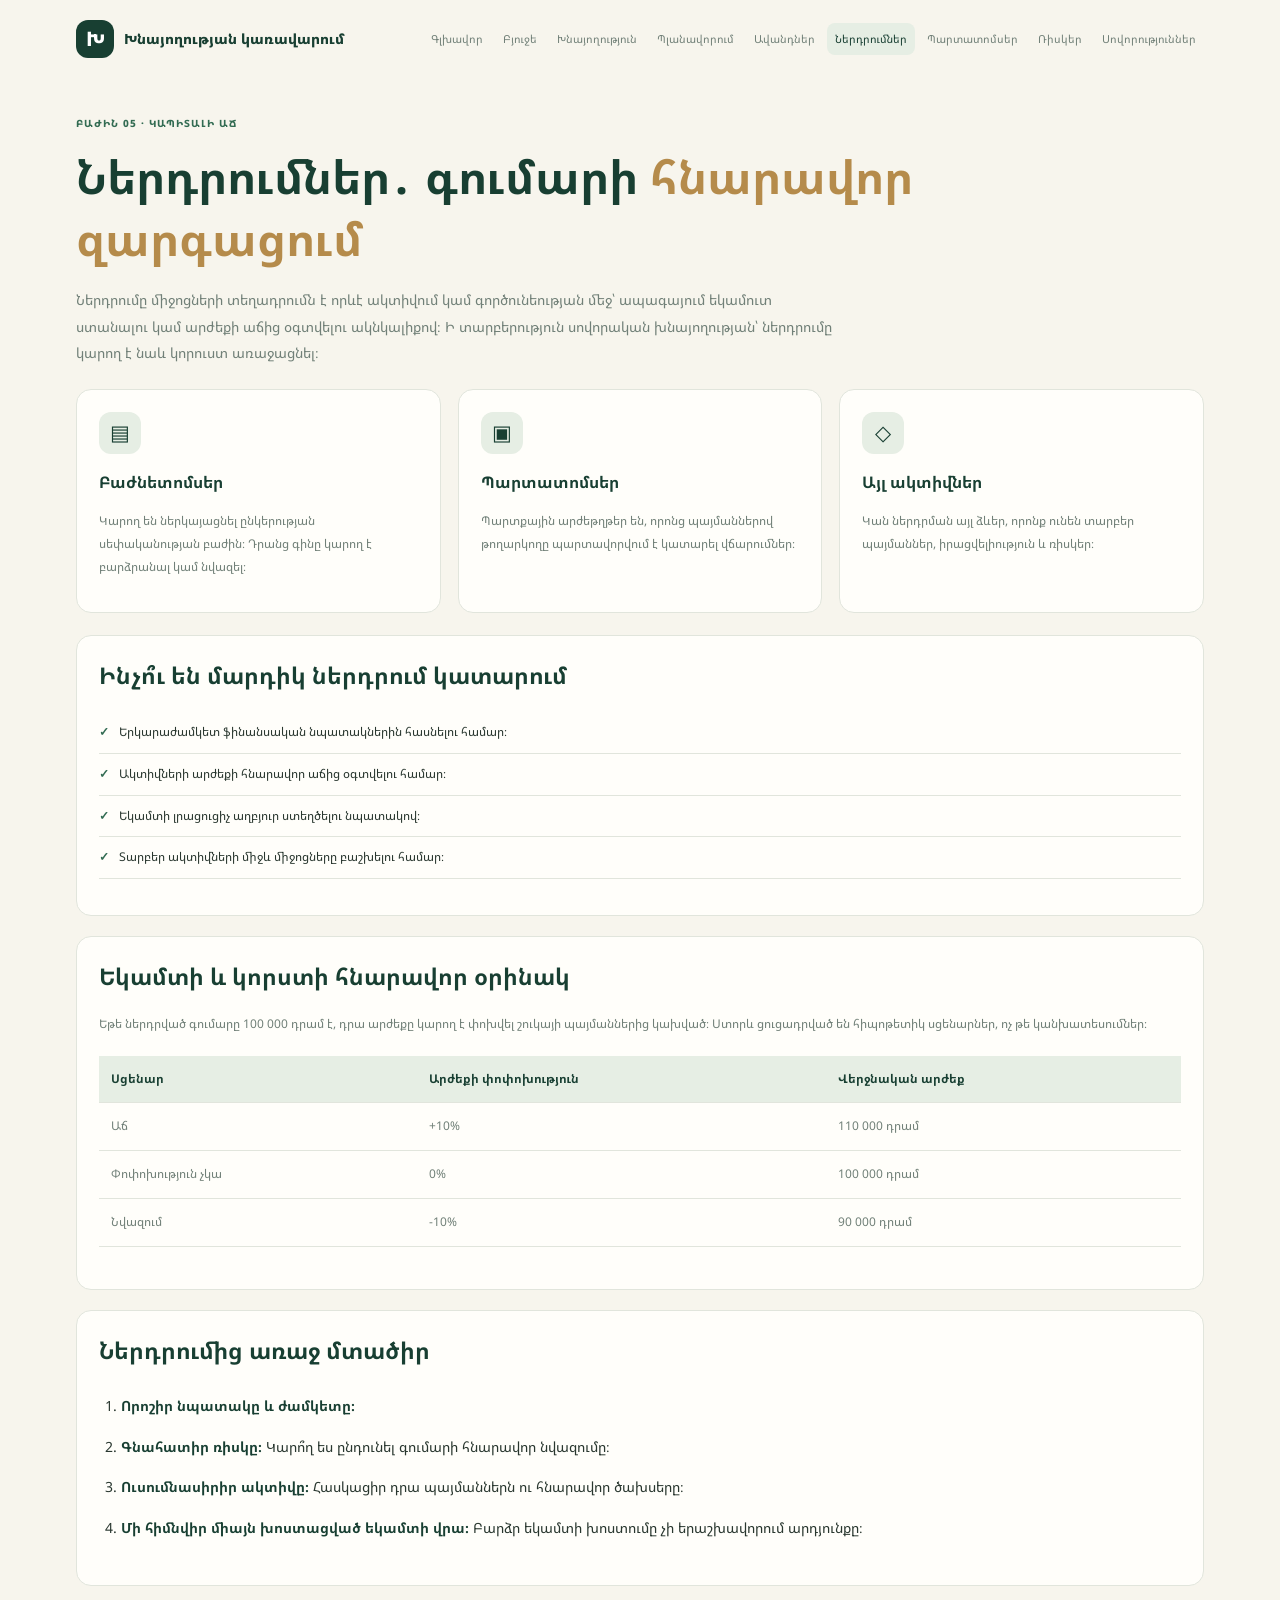
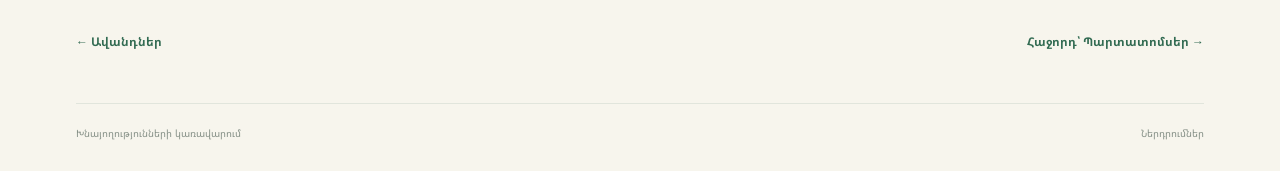
<file: investments.html>
<!doctype html>
<html lang="hy">
  <head>
    <meta charset="UTF-8" />
    <meta name="viewport" content="width=device-width, initial-scale=1.0" />
    <title>Ներդրումներ</title>
    <link rel="stylesheet" href="style.css" />
  </head>
  <body>
    <header class="top">
      <a class="brand" href="index.html"
        ><span class="brand-mark">Խ</span> Խնայողության կառավարում</a
      >
      <nav>
        <a href="index.html">Գլխավոր</a><a href="budget.html">Բյուջե</a
        ><a href="saving.html">Խնայողություն</a
        ><a href="timeline.html">Պլանավորում</a
        ><a href="deposits.html">Ավանդներ</a
        ><a class="active" href="investments.html">Ներդրումներ</a
        ><a href="bonds.html">Պարտատոմսեր</a><a href="risks.html">Ռիսկեր</a
        ><a href="habits.html">Սովորություններ</a>
      </nav>
    </header>
    <main class="page">
      <p class="eyebrow">ԲԱԺԻՆ 05 · ԿԱՊԻՏԱԼԻ ԱՃ</p>
      <h1>Ներդրումներ․ գումարի <em>հնարավոր զարգացում</em></h1>
      <p class="lead">
        Ներդրումը միջոցների տեղադրումն է որևէ ակտիվում կամ գործունեության մեջ՝
        ապագայում եկամուտ ստանալու կամ արժեքի աճից օգտվելու ակնկալիքով։ Ի
        տարբերություն սովորական խնայողության՝ ներդրումը կարող է նաև կորուստ
        առաջացնել։
      </p>

      <div class="two-col three-col">
        <article class="panel">
          <span class="icon">▤</span>
          <h3>Բաժնետոմսեր</h3>
          <p>
            Կարող են ներկայացնել ընկերության սեփականության բաժին։ Դրանց գինը
            կարող է բարձրանալ կամ նվազել։
          </p>
        </article>
        <article class="panel">
          <span class="icon">▣</span>
          <h3>Պարտատոմսեր</h3>
          <p>
            Պարտքային արժեթղթեր են, որոնց պայմաններով թողարկողը պարտավորվում է
            կատարել վճարումներ։
          </p>
        </article>
        <article class="panel">
          <span class="icon">◇</span>
          <h3>Այլ ակտիվներ</h3>
          <p>
            Կան ներդրման այլ ձևեր, որոնք ունեն տարբեր պայմաններ, իրացվելիություն
            և ռիսկեր։
          </p>
        </article>
      </div>

      <section class="content-card">
        <h2>Ինչո՞ւ են մարդիկ ներդրում կատարում</h2>
        <ul class="checklist">
          <li>Երկարաժամկետ ֆինանսական նպատակներին հասնելու համար։</li>
          <li>Ակտիվների արժեքի հնարավոր աճից օգտվելու համար։</li>
          <li>Եկամտի լրացուցիչ աղբյուր ստեղծելու նպատակով։</li>
          <li>Տարբեր ակտիվների միջև միջոցները բաշխելու համար։</li>
        </ul>
      </section>

      <section class="content-card">
        <h2>Եկամտի և կորստի հնարավոր օրինակ</h2>
        <p>
          Եթե ներդրված գումարը 100 000 դրամ է, դրա արժեքը կարող է փոխվել շուկայի
          պայմաններից կախված։ Ստորև ցուցադրված են հիպոթետիկ սցենարներ, ոչ թե
          կանխատեսումներ։
        </p>
        <div class="table-wrap">
          <table>
            <thead>
              <tr>
                <th>Սցենար</th>
                <th>Արժեքի փոփոխություն</th>
                <th>Վերջնական արժեք</th>
              </tr>
            </thead>
            <tbody>
              <tr>
                <td>Աճ</td>
                <td>+10%</td>
                <td>110 000 դրամ</td>
              </tr>
              <tr>
                <td>Փոփոխություն չկա</td>
                <td>0%</td>
                <td>100 000 դրամ</td>
              </tr>
              <tr>
                <td>Նվազում</td>
                <td>−10%</td>
                <td>90 000 դրամ</td>
              </tr>
            </tbody>
          </table>
        </div>
      </section>

      <section class="content-card">
        <h2>Ներդրումից առաջ մտածիր</h2>
        <ol class="steps">
          <li><b>Որոշիր նպատակը և ժամկետը։</b></li>
          <li>
            <b>Գնահատիր ռիսկը։</b> Կարո՞ղ ես ընդունել գումարի հնարավոր նվազումը։
          </li>
          <li>
            <b>Ուսումնասիրիր ակտիվը։</b> Հասկացիր դրա պայմաններն ու հնարավոր
            ծախսերը։
          </li>
          <li>
            <b>Մի հիմնվիր միայն խոստացված եկամտի վրա։</b> Բարձր եկամտի խոստումը
            չի երաշխավորում արդյունքը։
          </li>
        </ol>
      </section>

      <div class="page-nav">
        <a href="deposits.html">← Ավանդներ</a
        ><a href="bonds.html">Հաջորդ՝ Պարտատոմսեր →</a>
      </div>
      <footer>
        <span>Խնայողությունների կառավարում</span><span>Ներդրումներ</span>
      </footer>
    </main> 

  <script>
    const observer = new IntersectionObserver((entries) => {
      entries.forEach(entry => {
        if (entry.isIntersecting) {
          entry.target.classList.add('visible');
        }
      });
    });
    document.querySelectorAll('.topic-card, .content-card, .panel').forEach((el) => {
      el.classList.add('fade-in');
      observer.observe(el);
    });
  </script>

  </body>
</html>
</file>
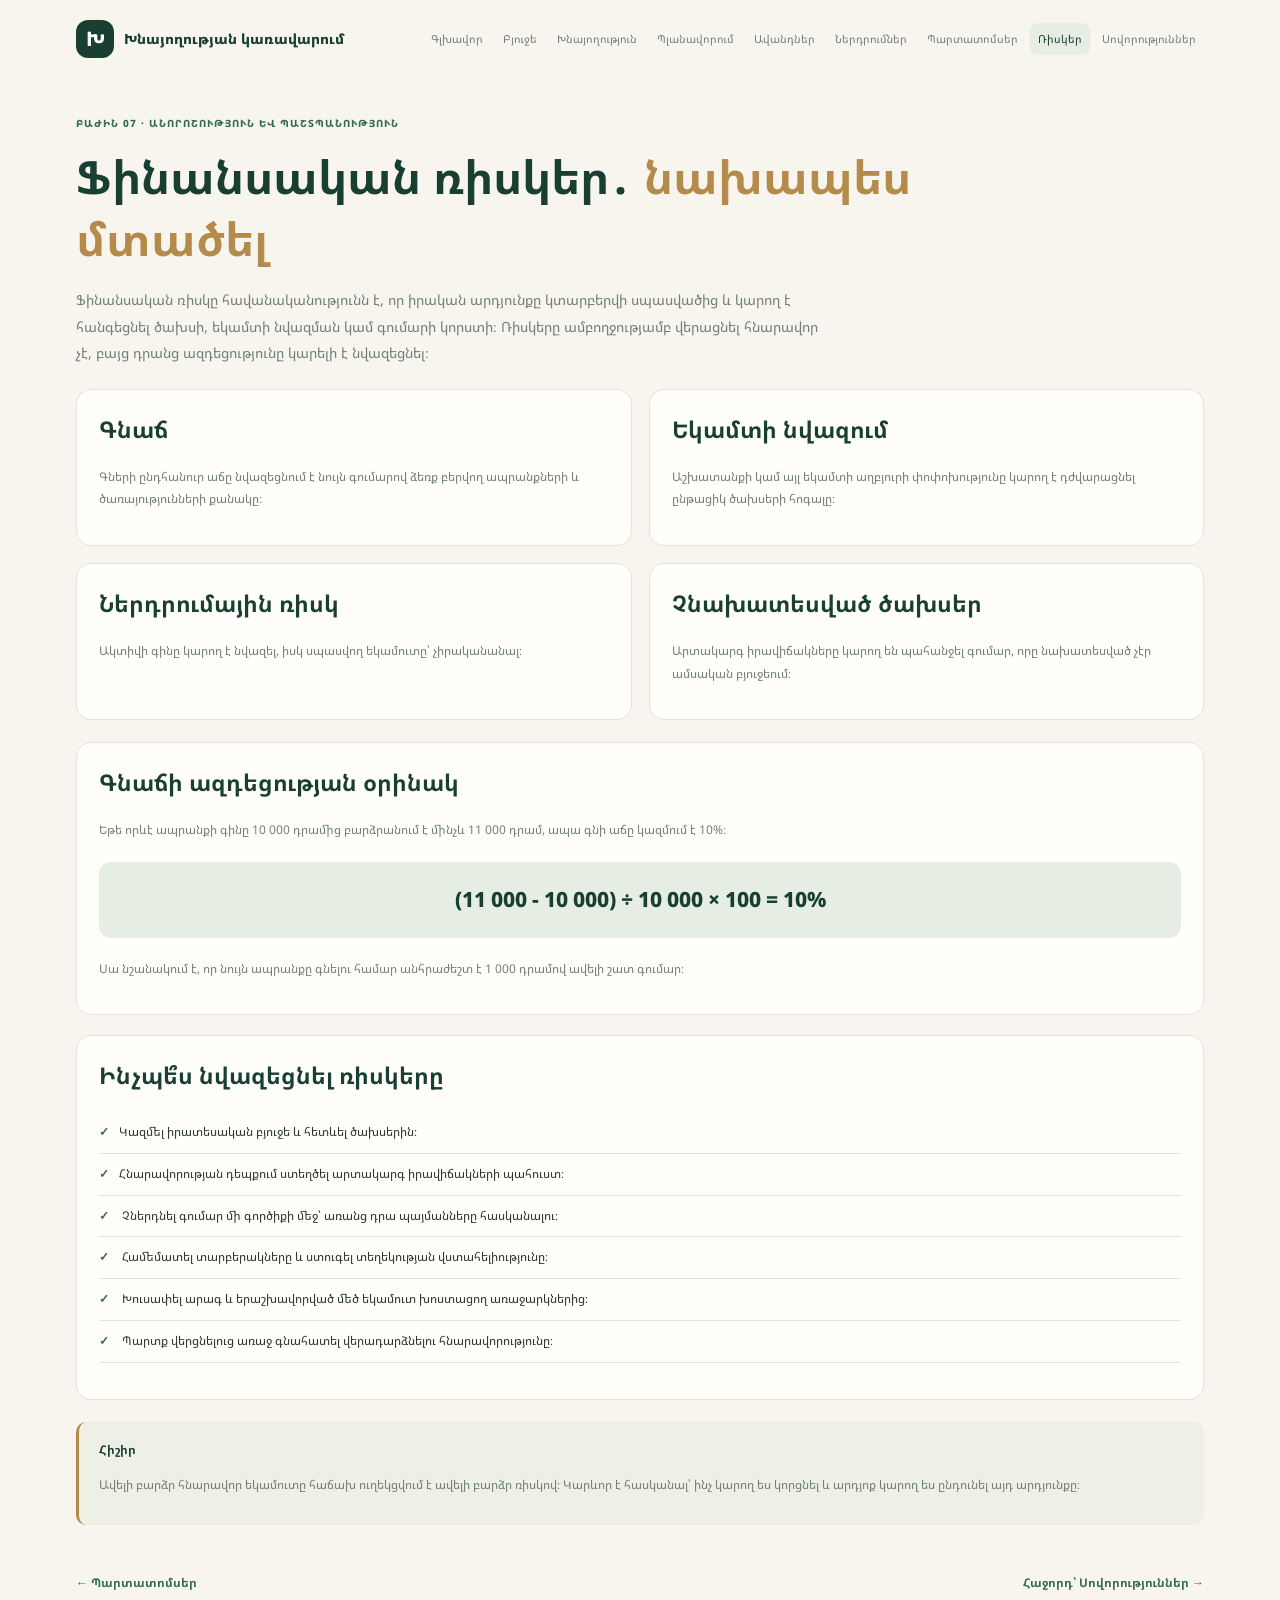
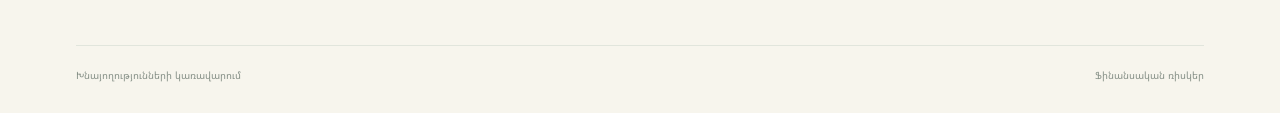
<file: risks.html>
<!doctype html>
<html lang="hy">
  <head>
    <meta charset="UTF-8" />
    <meta name="viewport" content="width=device-width, initial-scale=1.0" />
    <title>Ֆինանսական ռիսկեր</title>
    <link rel="stylesheet" href="style.css" />
  </head>
  <body>
    <header class="top">
      <a class="brand" href="index.html"
        ><span class="brand-mark">Խ</span> Խնայողության կառավարում</a
      >
      <nav>
        <a href="index.html">Գլխավոր</a><a href="budget.html">Բյուջե</a
        ><a href="saving.html">Խնայողություն</a
        ><a href="timeline.html">Պլանավորում</a
        ><a href="deposits.html">Ավանդներ</a
        ><a href="investments.html">Ներդրումներ</a
        ><a href="bonds.html">Պարտատոմսեր</a
        ><a class="active" href="risks.html">Ռիսկեր</a
        ><a href="habits.html">Սովորություններ</a>
      </nav>
    </header>
    <main class="page">
      <p class="eyebrow">ԲԱԺԻՆ 07 · ԱՆՈՐՈՇՈՒԹՅՈՒՆ ԵՎ ՊԱՇՏՊԱՆՈՒԹՅՈՒՆ</p>
      <h1>Ֆինանսական ռիսկեր․ <em>նախապես մտածել</em></h1>
      <p class="lead">
        Ֆինանսական ռիսկը հավանականությունն է, որ իրական արդյունքը կտարբերվի
        սպասվածից և կարող է հանգեցնել ծախսի, եկամտի նվազման կամ գումարի կորստի։
        Ռիսկերը ամբողջությամբ վերացնել հնարավոր չէ, բայց դրանց ազդեցությունը
        կարելի է նվազեցնել։
      </p>

      <div class="two-col">
        <article class="panel">
          <h2>Գնաճ</h2>
          <p>
            Գների ընդհանուր աճը նվազեցնում է նույն գումարով ձեռք բերվող
            ապրանքների և ծառայությունների քանակը։
          </p>
        </article>
        <article class="panel">
          <h2>Եկամտի նվազում</h2>
          <p>
            Աշխատանքի կամ այլ եկամտի աղբյուրի փոփոխությունը կարող է դժվարացնել
            ընթացիկ ծախսերի հոգալը։
          </p>
        </article>
        <article class="panel">
          <h2>Ներդրումային ռիսկ</h2>
          <p>Ակտիվի գինը կարող է նվազել, իսկ սպասվող եկամուտը՝ չիրականանալ։</p>
        </article>
        <article class="panel">
          <h2>Չնախատեսված ծախսեր</h2>
          <p>
            Արտակարգ իրավիճակները կարող են պահանջել գումար, որը նախատեսված չէր
            ամսական բյուջեում։
          </p>
        </article>
      </div>

      <section class="content-card">
        <h2>Գնաճի ազդեցության օրինակ</h2>
        <p>
          Եթե որևէ ապրանքի գինը 10 000 դրամից բարձրանում է մինչև 11 000 դրամ,
          ապա գնի աճը կազմում է 10%։
        </p>
        <div class="formula">(11 000 − 10 000) ÷ 10 000 × 100 = 10%</div>
        <p>
          Սա նշանակում է, որ նույն ապրանքը գնելու համար անհրաժեշտ է 1 000 դրամով
          ավելի շատ գումար։
        </p>
      </section>

      <section class="content-card">
        <h2>Ինչպե՞ս նվազեցնել ռիսկերը</h2>
        <ul class="checklist">
          <li>Կազմել իրատեսական բյուջե և հետևել ծախսերին։</li>
          <li>Հնարավորության դեպքում ստեղծել արտակարգ իրավիճակների պահուստ։</li>
          <li>
            Չներդնել գումար մի գործիքի մեջ՝ առանց դրա պայմանները հասկանալու։
          </li>
          <li>
            Համեմատել տարբերակները և ստուգել տեղեկության վստահելիությունը։
          </li>
          <li>
            Խուսափել արագ և երաշխավորված մեծ եկամուտ խոստացող առաջարկներից։
          </li>
          <li>
            Պարտք վերցնելուց առաջ գնահատել վերադարձնելու հնարավորությունը։
          </li>
        </ul>
      </section>

      <div class="callout">
        <strong>Հիշիր</strong>
        <p>
          Ավելի բարձր հնարավոր եկամուտը հաճախ ուղեկցվում է ավելի բարձր ռիսկով։
          Կարևոր է հասկանալ՝ ինչ կարող ես կորցնել և արդյոք կարող ես ընդունել այդ
          արդյունքը։
        </p>
      </div>
      <div class="page-nav">
        <a href="bonds.html">← Պարտատոմսեր</a
        ><a href="habits.html">Հաջորդ՝ Սովորություններ →</a>
      </div>
      <footer>
        <span>Խնայողությունների կառավարում</span><span>Ֆինանսական ռիսկեր</span>
      </footer>
    </main>

    <script>
      const observer = new IntersectionObserver((entries) => {
        entries.forEach((entry) => {
          if (entry.isIntersecting) {
            entry.target.classList.add("visible");
          }
        });
      });
      document
        .querySelectorAll(".topic-card, .content-card, .panel")
        .forEach((el) => {
          el.classList.add("fade-in");
          observer.observe(el);
        });
    </script>
  </body>
</html>
</file>
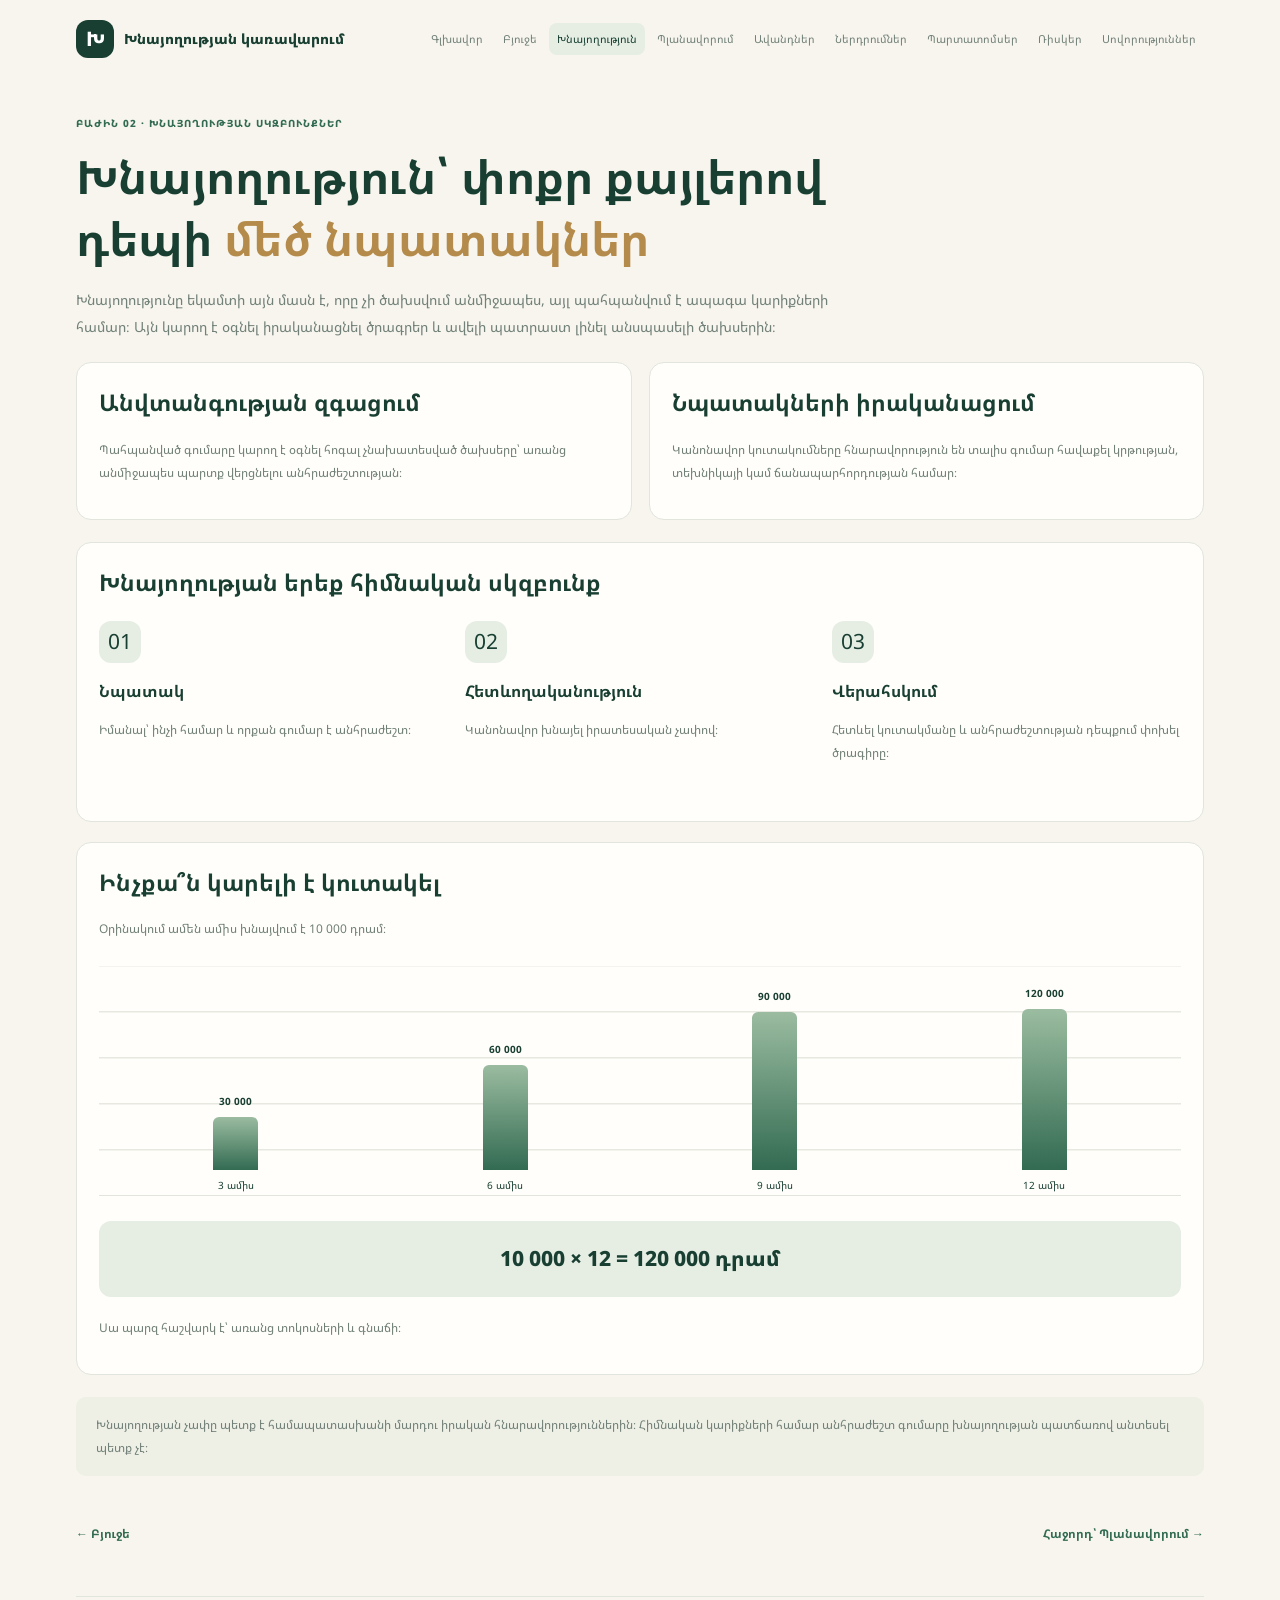
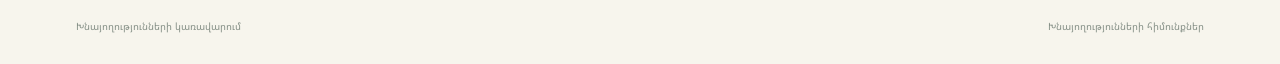
<file: saving.html>
<!doctype html>
<html lang="hy">
  <head>
    <meta charset="UTF-8" />
    <meta name="viewport" content="width=device-width, initial-scale=1.0" />
    <title>Խնայողությունների հիմունքներ</title>
    <link rel="stylesheet" href="style.css" />
  </head>
  <body>
    <header class="top">
      <a class="brand" href="index.html"
        ><span class="brand-mark">Խ</span> Խնայողության կառավարում</a
      >
      <nav>
        <a href="index.html">Գլխավոր</a><a href="budget.html">Բյուջե</a
        ><a class="active" href="saving.html">Խնայողություն</a
        ><a href="timeline.html">Պլանավորում</a
        ><a href="deposits.html">Ավանդներ</a
        ><a href="investments.html">Ներդրումներ</a
        ><a href="bonds.html">Պարտատոմսեր</a><a href="risks.html">Ռիսկեր</a
        ><a href="habits.html">Սովորություններ</a>
      </nav>
    </header>
    <main class="page">
      <p class="eyebrow">ԲԱԺԻՆ 02 · ԽՆԱՅՈՂՈՒԹՅԱՆ ՍԿԶԲՈՒՆՔՆԵՐ</p>
      <h1>Խնայողություն՝ փոքր քայլերով դեպի <em>մեծ նպատակներ</em></h1>
      <p class="lead">
        Խնայողությունը եկամտի այն մասն է, որը չի ծախսվում անմիջապես, այլ
        պահպանվում է ապագա կարիքների համար։ Այն կարող է օգնել իրականացնել
        ծրագրեր և ավելի պատրաստ լինել անսպասելի ծախսերին։
      </p>

      <div class="two-col">
        <article class="panel">
          <h2>Անվտանգության զգացում</h2>
          <p>
            Պահպանված գումարը կարող է օգնել հոգալ չնախատեսված ծախսերը՝ առանց
            անմիջապես պարտք վերցնելու անհրաժեշտության։
          </p>
        </article>
        <article class="panel">
          <h2>Նպատակների իրականացում</h2>
          <p>
            Կանոնավոր կուտակումները հնարավորություն են տալիս գումար հավաքել
            կրթության, տեխնիկայի կամ ճանապարհորդության համար։
          </p>
        </article>
      </div>

      <section class="content-card">
        <h2>Խնայողության երեք հիմնական սկզբունք</h2>
        <div class="two-col three-col">
          <div>
            <span class="icon">01</span>
            <h3>Նպատակ</h3>
            <p>Իմանալ՝ ինչի համար և որքան գումար է անհրաժեշտ։</p>
          </div>
          <div>
            <span class="icon">02</span>
            <h3>Հետևողականություն</h3>
            <p>Կանոնավոր խնայել իրատեսական չափով։</p>
          </div>
          <div>
            <span class="icon">03</span>
            <h3>Վերահսկում</h3>
            <p>Հետևել կուտակմանը և անհրաժեշտության դեպքում փոխել ծրագիրը։</p>
          </div>
        </div>
      </section>

      <section class="content-card">
        <h2>Ինչքա՞ն կարելի է կուտակել</h2>
        <p>Օրինակում ամեն ամիս խնայվում է 10 000 դրամ։</p>
        <div class="chart">
          <div class="chart-item">
            <b>30 000</b>
            <div class="bar" style="height: 25%"></div>
            <small>3 ամիս</small>
          </div>
          <div class="chart-item">
            <b>60 000</b>
            <div class="bar" style="height: 50%"></div>
            <small>6 ամիս</small>
          </div>
          <div class="chart-item">
            <b>90 000</b>
            <div class="bar" style="height: 75%"></div>
            <small>9 ամիս</small>
          </div>
          <div class="chart-item">
            <b>120 000</b>
            <div class="bar" style="height: 100%"></div>
            <small>12 ամիս</small>
          </div>
        </div>
        <div class="formula">10 000 × 12 = 120 000 դրամ</div>
        <p>Սա պարզ հաշվարկ է՝ առանց տոկոսների և գնաճի։</p>
      </section>

      <div class="note">
        Խնայողության չափը պետք է համապատասխանի մարդու իրական
        հնարավորություններին։ Հիմնական կարիքների համար անհրաժեշտ գումարը
        խնայողության պատճառով անտեսել պետք չէ։
      </div>
      <div class="page-nav">
        <a href="budget.html">← Բյուջե</a
        ><a href="timeline.html">Հաջորդ՝ Պլանավորում →</a>
      </div>
      <footer>
        <span>Խնայողությունների կառավարում</span
        ><span>Խնայողությունների հիմունքներ</span>
      </footer>
    </main>

    <script>
      const observer = new IntersectionObserver((entries) => {
        entries.forEach((entry) => {
          if (entry.isIntersecting) {
            entry.target.classList.add("visible");
          }
        });
      });
      document
        .querySelectorAll(".topic-card, .content-card, .panel")
        .forEach((el) => {
          el.classList.add("fade-in");
          observer.observe(el);
        });
    </script>
  </body>
</html>
</file>
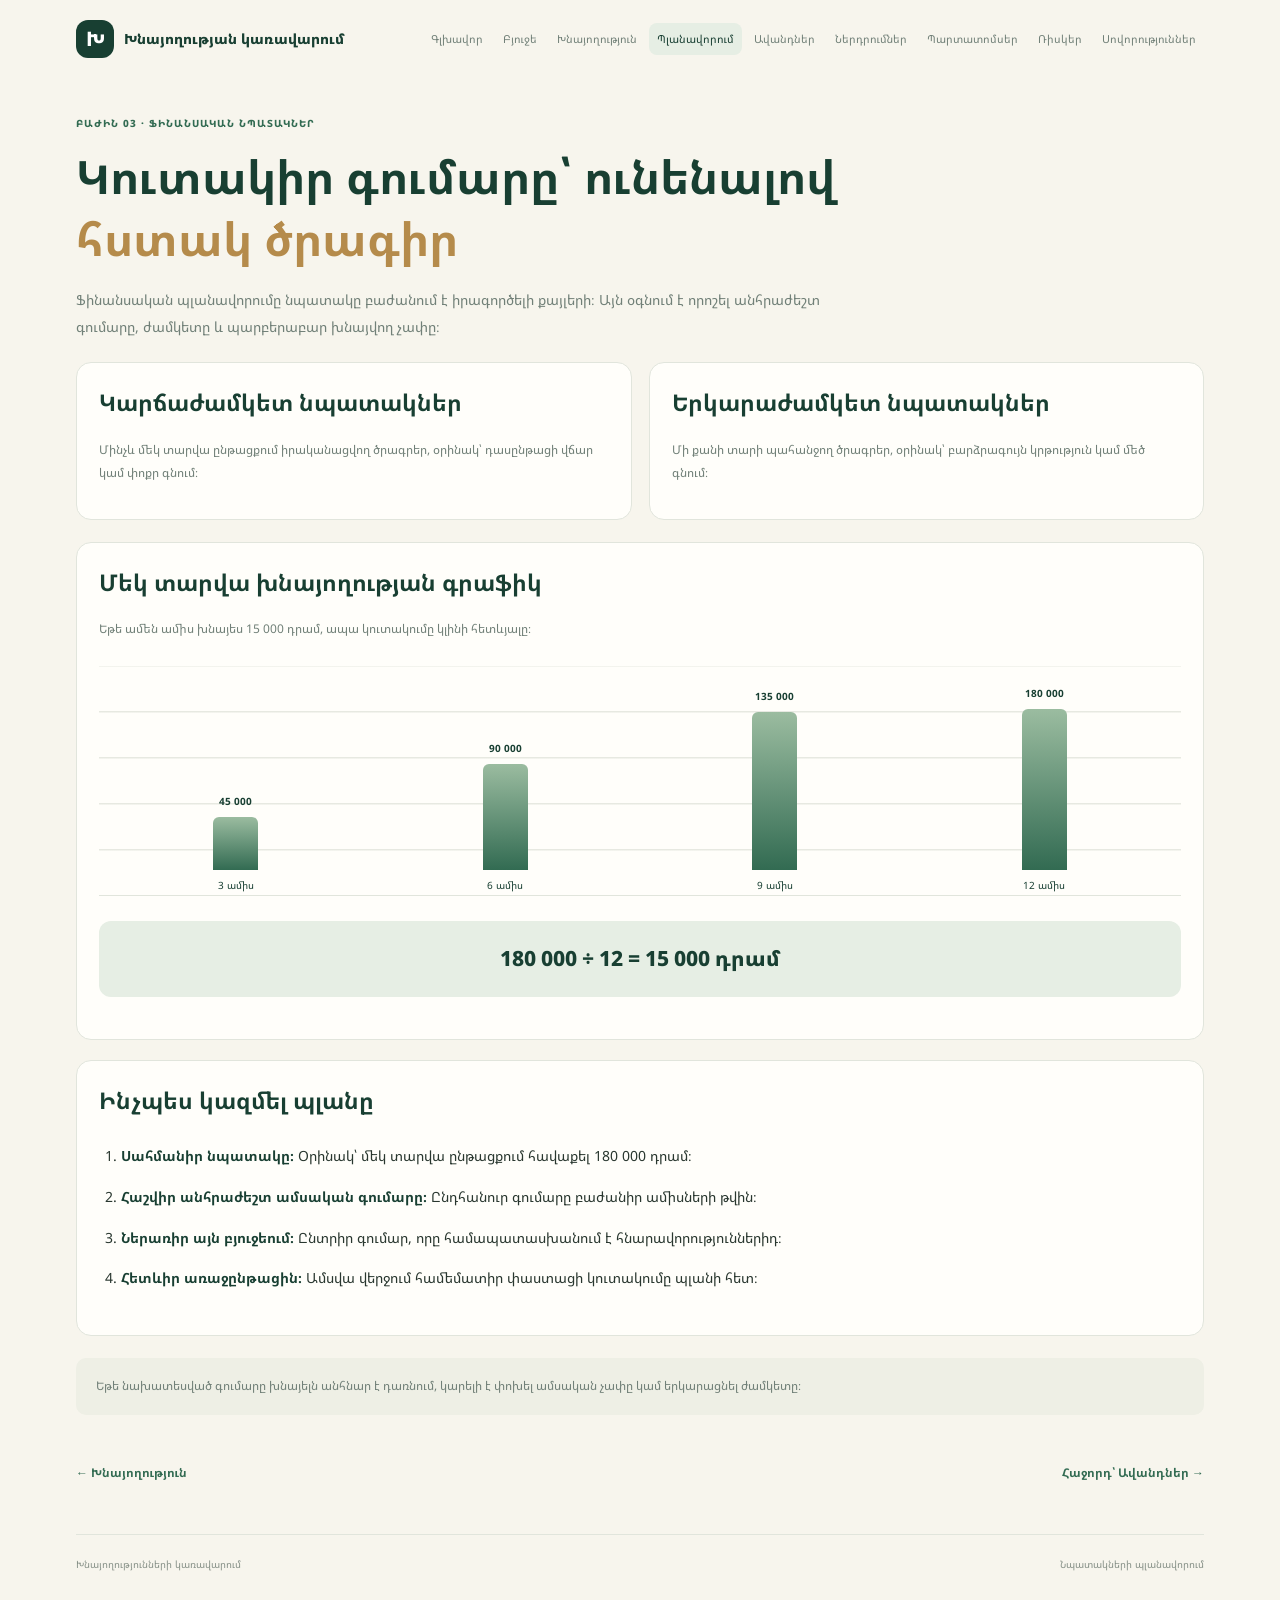
<file: timeline.html>
<!doctype html>
<html lang="hy">
  <head>
    <meta charset="UTF-8" />
    <meta name="viewport" content="width=device-width, initial-scale=1.0" />
    <title>Խնայողության պլանավորում</title>
    <link rel="stylesheet" href="style.css" />
  </head>
  <body>
    <header class="top">
      <a class="brand" href="index.html"
        ><span class="brand-mark">Խ</span> Խնայողության կառավարում</a
      >
      <nav>
        <a href="index.html">Գլխավոր</a><a href="budget.html">Բյուջե</a
        ><a href="saving.html">Խնայողություն</a
        ><a class="active" href="timeline.html">Պլանավորում</a
        ><a href="deposits.html">Ավանդներ</a
        ><a href="investments.html">Ներդրումներ</a
        ><a href="bonds.html">Պարտատոմսեր</a><a href="risks.html">Ռիսկեր</a
        ><a href="habits.html">Սովորություններ</a>
      </nav>
    </header>
    <main class="page">
      <p class="eyebrow">ԲԱԺԻՆ 03 · ՖԻՆԱՆՍԱԿԱՆ ՆՊԱՏԱԿՆԵՐ</p>
      <h1>Կուտակիր գումարը՝ ունենալով <em>հստակ ծրագիր</em></h1>
      <p class="lead">
        Ֆինանսական պլանավորումը նպատակը բաժանում է իրագործելի քայլերի։ Այն
        օգնում է որոշել անհրաժեշտ գումարը, ժամկետը և պարբերաբար խնայվող չափը։
      </p>

      <div class="two-col">
        <article class="panel">
          <h2>Կարճաժամկետ նպատակներ</h2>
          <p>
            Մինչև մեկ տարվա ընթացքում իրականացվող ծրագրեր, օրինակ՝ դասընթացի
            վճար կամ փոքր գնում։
          </p>
        </article>
        <article class="panel">
          <h2>Երկարաժամկետ նպատակներ</h2>
          <p>
            Մի քանի տարի պահանջող ծրագրեր, օրինակ՝ բարձրագույն կրթություն կամ
            մեծ գնում։
          </p>
        </article>
      </div>

      <section class="content-card">
        <h2>Մեկ տարվա խնայողության գրաֆիկ</h2>
        <p>Եթե ամեն ամիս խնայես 15 000 դրամ, ապա կուտակումը կլինի հետևյալը։</p>
        <div class="chart">
          <div class="chart-item">
            <b>45 000</b>
            <div class="bar" style="height: 25%"></div>
            <small>3 ամիս</small>
          </div>
          <div class="chart-item">
            <b>90 000</b>
            <div class="bar" style="height: 50%"></div>
            <small>6 ամիս</small>
          </div>
          <div class="chart-item">
            <b>135 000</b>
            <div class="bar" style="height: 75%"></div>
            <small>9 ամիս</small>
          </div>
          <div class="chart-item">
            <b>180 000</b>
            <div class="bar" style="height: 100%"></div>
            <small>12 ամիս</small>
          </div>
        </div>
        <div class="formula">180 000 ÷ 12 = 15 000 դրամ</div>
      </section>

      <section class="content-card">
        <h2>Ինչպես կազմել պլանը</h2>
        <ol class="steps">
          <li>
            <b>Սահմանիր նպատակը։</b> Օրինակ՝ մեկ տարվա ընթացքում հավաքել 180 000
            դրամ։
          </li>
          <li>
            <b>Հաշվիր անհրաժեշտ ամսական գումարը։</b> Ընդհանուր գումարը բաժանիր
            ամիսների թվին։
          </li>
          <li>
            <b>Ներառիր այն բյուջեում։</b> Ընտրիր գումար, որը համապատասխանում է
            հնարավորություններիդ։
          </li>
          <li>
            <b>Հետևիր առաջընթացին։</b> Ամսվա վերջում համեմատիր փաստացի
            կուտակումը պլանի հետ։
          </li>
        </ol>
      </section>

      <div class="note">
        Եթե նախատեսված գումարը խնայելն անհնար է դառնում, կարելի է փոխել ամսական
        չափը կամ երկարացնել ժամկետը։
      </div>
      <div class="page-nav">
        <a href="saving.html">← Խնայողություն</a
        ><a href="deposits.html">Հաջորդ՝ Ավանդներ →</a>
      </div>
      <footer>
        <span>Խնայողությունների կառավարում</span
        ><span>Նպատակների պլանավորում</span>
      </footer>
    </main>

    <script>
      const observer = new IntersectionObserver((entries) => {
        entries.forEach((entry) => {
          if (entry.isIntersecting) {
            entry.target.classList.add("visible");
          }
        });
      });
      document
        .querySelectorAll(".topic-card, .content-card, .panel")
        .forEach((el) => {
          el.classList.add("fade-in");
          observer.observe(el);
        });
    </script>
  </body>
</html>
</file>
<file: style.css>
@import url("https://fonts.googleapis.com/css2?family=Noto+Sans+Armenian:wght@400;500;600;700;800&display=swap");

:root {
  --bg: #f7f5ed;
  --paper: #fffefa;
  --green: #183f32;
  --green2: #326b52;
  --mint: #e6eee4;
  --gold: #b58b4b;
  --text: #29372f;
  --muted: #718078;
  --line: #e1e5dc;
}

.fade-in {
  opacity: 0;
  transform: translateY(20px);
  transition:
    opacity 0.6s ease-out,
    transform 0.6s ease-out;
}
.fade-in.visible {
  opacity: 1;
  transform: translateY(0);
}

.bar {
  height: 0%; /* սկզբնական բարձրություն */
  transition: height 1.2s cubic-bezier(0.4, 0, 0.2, 1);
}

* {
  box-sizing: border-box;
}
html {
  scroll-behavior: smooth;
}
body {
  margin: 0;
  background: var(--bg);
  color: var(--text);
  font:
    14px/1.9 "Noto Sans Armenian",
    Arial,
    sans-serif;
}
a {
  color: inherit;
}
.top,
main {
  max-width: 1180px;
  margin: auto;
  padding-left: 26px;
  padding-right: 26px;
}
.top {
  display: flex;
  justify-content: space-between;
  align-items: center;
  gap: 20px;
  padding-top: 20px;
  padding-bottom: 20px;
}
.brand {
  display: flex;
  align-items: center;
  gap: 10px;
  color: var(--green);
  font-weight: 800;
  text-decoration: none;
  white-space: nowrap;
}
.brand-mark {
  display: grid;
  place-items: center;
  width: 38px;
  height: 38px;
  border-radius: 12px;
  background: var(--green);
  color: white;
  font-size: 20px;
}
nav {
  display: flex;
  justify-content: flex-end;
  flex-wrap: wrap;
  gap: 4px;
}
nav a {
  padding: 6px 8px;
  border-radius: 8px;
  color: var(--muted);
  font-size: 11px;
  text-decoration: none;
}
nav a:hover,
nav a.active {
  background: var(--mint);
  color: var(--green);
}
.hero {
  display: grid;
  grid-template-columns: 1.1fr 0.9fr;
  align-items: center;
  gap: 30px;
  margin-top: 8px;
  padding: 44px;
  border-radius: 24px;
  background: var(--mint);
}
.eyebrow {
  margin: 0 0 12px;
  color: var(--green2);
  font-size: 10px;
  font-weight: 800;
  letter-spacing: 1px;
}
h1,
h2,
h3 {
  color: var(--green);
  line-height: 1.5;
}
h1 {
  margin: 0 0 18px;
  font-size: clamp(30px, 4vw, 46px);
  line-height: 1.35;
}
h1 em {
  color: var(--gold);
  font-style: normal;
}
h2 {
  margin-top: 0;
  font-size: 23px;
}
h3 {
  font-size: 16px;
}
p {
  overflow-wrap: anywhere;
}
.lead {
  max-width: 760px;
  color: var(--muted);
}
.button {
  display: inline-block;
  margin-top: 10px;
  padding: 11px 17px;
  border-radius: 9px;
  background: var(--green);
  color: white;
  font-size: 12px;
  font-weight: 700;
  text-decoration: none;
}
.button:hover {
  background: var(--green2);
}
.hero-art {
  display: grid;
  place-items: center;
  min-height: 260px;
}
.art-circle {
  display: grid;
  place-items: center;
  width: min(270px, 90%);
  aspect-ratio: 1;
  border: 1px solid #b8cbb9;
  border-radius: 50%;
  background: #d4e2d4;
}
.mini-card {
  width: 78%;
  padding: 23px;
  border-radius: 15px;
  background: var(--paper);
  box-shadow: 0 15px 35px #183f3214;
}
.mini-card strong {
  display: block;
  margin: 10px 0;
  font-size: 25px;
  color: var(--green);
}
.mini-card small {
  color: var(--muted);
}
.progress {
  height: 8px;
  margin: 12px 0;
  border-radius: 20px;
  background: #e6e9e0;
  overflow: hidden;
}
.progress span {
  display: block;
  height: 100%;
  border-radius: 20px;
  background: var(--gold);
}
.section {
  padding: 48px 0 25px;
}
.section-heading {
  display: flex;
  justify-content: space-between;
  align-items: flex-end;
  flex-wrap: wrap;
  gap: 12px 25px;
  margin-bottom: 22px;
}
.section-heading h2 {
  margin: 0;
}
.section-heading > p {
  max-width: 500px;
  color: var(--muted);
}
.cards {
  display: grid;
  grid-template-columns: repeat(3, minmax(0, 1fr));
  gap: 16px;
}
.topic-card,
.panel,
.content-card {
  min-width: 0;
  padding: 22px;
  border: 1px solid var(--line);
  border-radius: 15px;
  background: var(--paper);
}
.topic-card {
  display: flex;
  flex-direction: column;
  align-items: flex-start;
  min-height: 220px;
  text-decoration: none;
  transition:
    transform 0.2s,
    box-shadow 0.2s;
}
.topic-card:hover {
  transform: translateY(-3px);
  box-shadow: 0 12px 25px #183f3210;
}
.topic-card h3 {
  margin: 8px 0 4px;
}
.topic-card p,
.panel p,
.content-card p {
  color: var(--muted);
  font-size: 12px;
}
.number {
  align-self: flex-end;
  color: #89958b;
  font-size: 10px;
}
.icon {
  display: grid;
  place-items: center;
  width: 42px;
  height: 42px;
  border-radius: 12px;
  background: var(--mint);
  color: var(--green);
  font-size: 21px;
}
.card-link {
  margin-top: auto;
  color: var(--gold);
  font-size: 11px;
  font-weight: 800;
}
.page {
  padding-top: 36px;
}
.page h1 {
  max-width: 850px;
}
.two-col {
  display: grid;
  grid-template-columns: repeat(2, minmax(0, 1fr));
  gap: 17px;
  margin: 22px 0;
}
.three-col {
  grid-template-columns: repeat(3, minmax(0, 1fr));
}
.content-card {
  margin: 20px 0;
}
.content-card h2,
.panel h2 {
  margin-top: 0;
}
.note,
.callout {
  margin: 22px 0;
  padding: 17px 20px;
  border-radius: 10px;
  background: #eeefe5;
  color: var(--muted);
  font-size: 12px;
}
.callout {
  border-left: 3px solid var(--gold);
}
.callout strong {
  color: var(--green);
}
.steps {
  padding-left: 22px;
}
.steps li {
  padding: 7px 0;
}
.steps b {
  color: var(--green);
}
.checklist {
  padding-left: 0;
  list-style: none;
}
.checklist li {
  padding: 9px 0;
  border-bottom: 1px solid var(--line);
  font-size: 12px;
}
.checklist li::before {
  content: "✓";
  margin-right: 10px;
  color: var(--green2);
  font-weight: 800;
}
.table-wrap {
  margin: 20px 0;
  overflow-x: auto;
}
table {
  width: 100%;
  min-width: 500px;
  border-collapse: collapse;
  background: var(--paper);
  font-size: 12px;
}
th,
td {
  padding: 12px;
  border-bottom: 1px solid var(--line);
  text-align: left;
  vertical-align: top;
}
th {
  background: var(--mint);
  color: var(--green);
}
td {
  color: var(--muted);
}
.formula {
  margin: 20px 0;
  padding: 18px;
  border-radius: 12px;
  background: var(--mint);
  color: var(--green);
  text-align: center;
  font-size: 21px;
  font-weight: 800;
}
.chart {
  display: flex;
  align-items: flex-end;
  justify-content: space-around;
  gap: 12px;
  height: 230px;
  margin: 25px 0;
  padding: 18px 8px 0;
  border-bottom: 1px solid var(--line);
  background: repeating-linear-gradient(
    to top,
    transparent 0,
    transparent 44px,
    #e7e9e1 45px,
    #e7e9e1 46px
  );
}
.chart-item {
  display: flex;
  flex: 1;
  flex-direction: column;
  justify-content: flex-end;
  align-items: center;
  gap: 6px;
  height: 100%;
}
.bar {
  width: min(45px, 70%);
  min-height: 6px;
  border-radius: 6px 6px 0 0;
  background: linear-gradient(to top, var(--green2), #9bbca0);
}
.chart-item b,
.chart-item small {
  color: var(--green);
  font-size: 10px;
  text-align: center;
}
.pie {
  display: grid;
  place-items: center;
  width: 170px;
  height: 170px;
  margin: 20px auto;
  border-radius: 50%;
  background: conic-gradient(
    var(--green) 0 50%,
    var(--gold) 50% 70%,
    #94b39b 70% 90%,
    #dfe5d8 90%
  );
}
.pie span {
  display: grid;
  place-items: center;
  width: 95px;
  height: 95px;
  border-radius: 50%;
  background: var(--paper);
  color: var(--green);
  text-align: center;
  font-weight: 800;
}
.legend {
  display: grid;
  gap: 8px;
  font-size: 12px;
}
.dot {
  display: inline-block;
  width: 10px;
  height: 10px;
  margin-right: 8px;
  border-radius: 3px;
  background: var(--green);
}
.dot.gold {
  background: var(--gold);
}
.dot.mint {
  background: #94b39b;
}
.dot.grey {
  background: #dfe5d8;
}
.quote {
  margin: 32px 0;
  padding: 28px;
  border-radius: 16px;
  background: var(--green);
  color: white;
}
.quote p {
  margin: 0;
  font-size: 17px;
}
.quote small {
  color: #d1dfd4;
}
.source-list {
  display: grid;
  gap: 12px;
}
.source-card {
  display: block;
  padding: 16px 19px;
  border: 1px solid var(--line);
  border-radius: 12px;
  background: var(--paper);
  text-decoration: none;
}
.source-card:hover {
  border-color: #9ab49d;
}
.source-card h3 {
  margin: 0 0 4px;
}
.source-card p {
  margin: 0;
  color: var(--muted);
  font-size: 12px;
}
.tag {
  display: inline-block;
  margin-top: 8px;
  padding: 3px 8px;
  border-radius: 20px;
  background: var(--mint);
  color: var(--green2);
  font-size: 10px;
}
.page-nav {
  display: flex;
  justify-content: space-between;
  flex-wrap: wrap;
  gap: 12px;
  padding: 25px 0;
}
.page-nav a {
  color: var(--green2);
  font-size: 12px;
  font-weight: 700;
  text-decoration: none;
}
footer {
  display: flex;
  justify-content: space-between;
  flex-wrap: wrap;
  gap: 10px;
  margin-top: 25px;
  padding: 20px 0 28px;
  border-top: 1px solid var(--line);
  color: #879188;
  font-size: 10px;
}

@media (max-width: 900px) {
  .top {
    align-items: flex-start;
    flex-direction: column;
  }
  nav {
    justify-content: flex-start;
  }
  .hero {
    grid-template-columns: 1fr;
    padding: 30px;
  }
  .hero-art {
    min-height: 220px;
  }
  .cards {
    grid-template-columns: repeat(2, minmax(0, 1fr));
  }
}
@media (max-width: 600px) {
  .top,
  main {
    padding-left: 15px;
    padding-right: 15px;
  }
  nav a {
    font-size: 10px;
    padding: 5px 6px;
  }
  .hero {
    padding: 23px 18px;
  }
  h1 {
    font-size: 29px;
  }
  h2 {
    font-size: 20px;
  }
  .section {
    padding-top: 35px;
  }
  .cards,
  .two-col,
  .three-col {
    grid-template-columns: 1fr;
  }
  .topic-card {
    min-height: 185px;
  }
  .panel,
  .content-card {
    padding: 17px;
  }
  .formula {
    font-size: 17px;
    overflow-wrap: anywhere;
  }
  .chart {
    gap: 5px;
    padding-left: 2px;
    padding-right: 2px;
  }
  .chart-item b,
  .chart-item small {
    font-size: 9px;
  }
  footer {
    flex-direction: column;
  }
}
</file>
